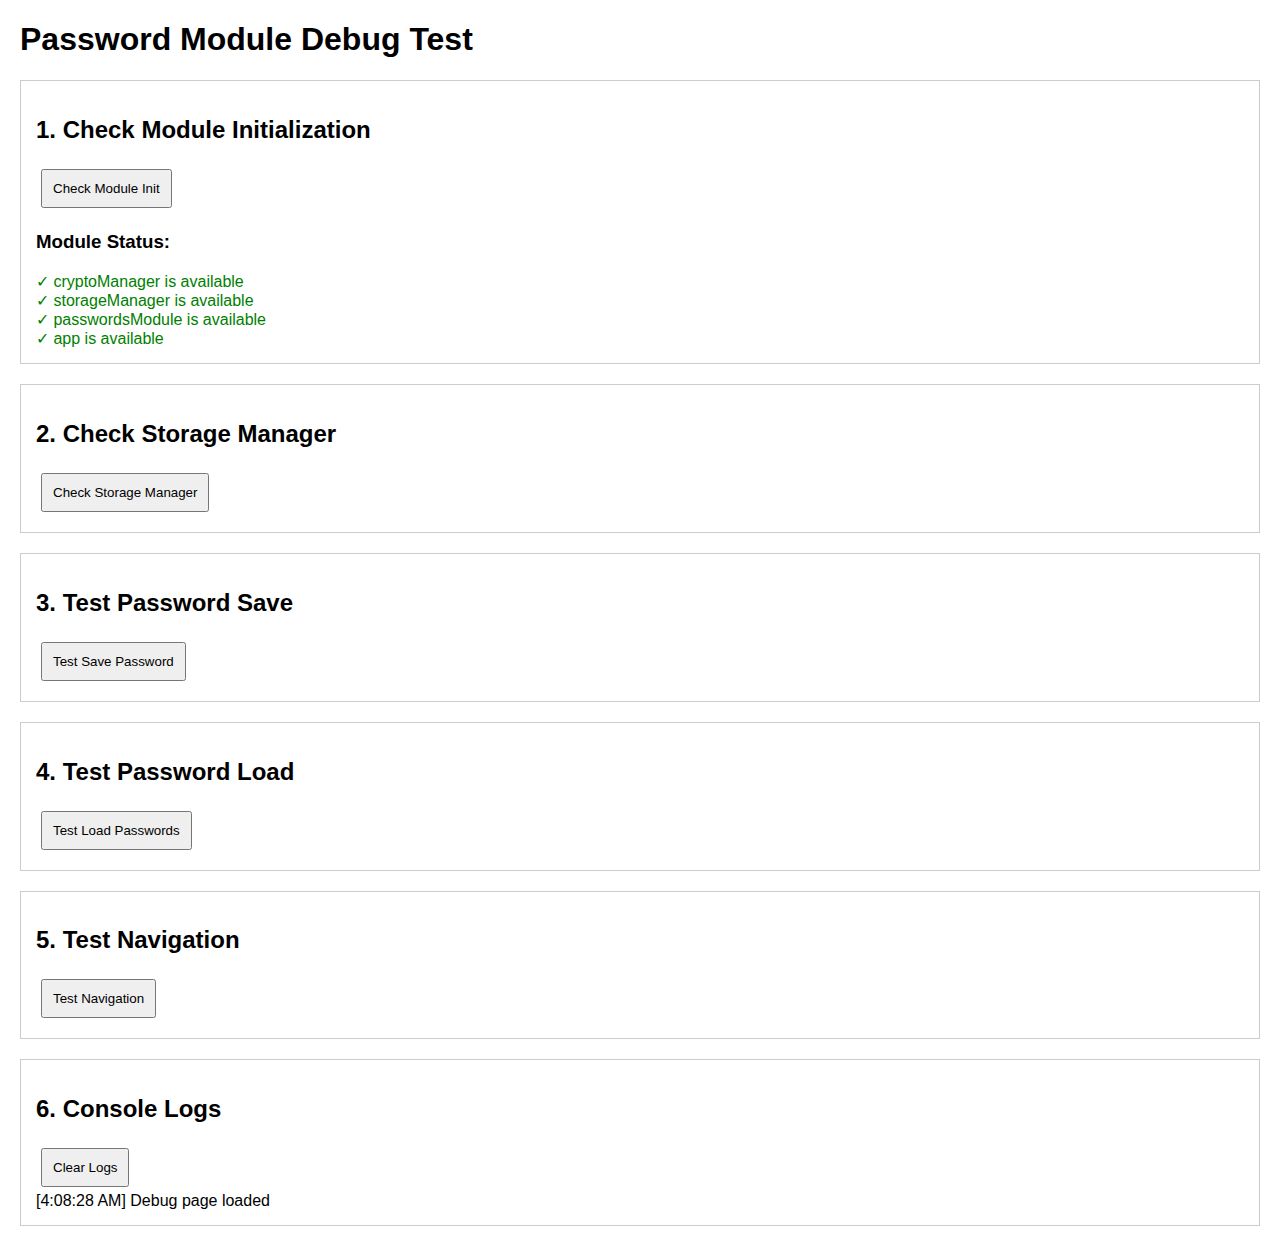
<file: debug-passwords.html>
<!DOCTYPE html>
<html lang="en">
<head>
    <meta charset="UTF-8">
    <meta name="viewport" content="width=device-width, initial-scale=1.0">
    <title>Password Debug Test</title>
    <style>
        body { font-family: Arial, sans-serif; margin: 20px; }
        .debug-section { margin: 20px 0; padding: 15px; border: 1px solid #ccc; }
        .error { color: red; }
        .success { color: green; }
        .info { color: blue; }
        button { margin: 5px; padding: 10px; }
        pre { background: #f5f5f5; padding: 10px; overflow-x: auto; }
    </style>
</head>
<body>
    <h1>Password Module Debug Test</h1>
    
    <div class="debug-section">
        <h2>1. Check Module Initialization</h2>
        <button onclick="checkModuleInit()">Check Module Init</button>
        <div id="moduleInitResult"></div>
    </div>
    
    <div class="debug-section">
        <h2>2. Check Storage Manager</h2>
        <button onclick="checkStorageManager()">Check Storage Manager</button>
        <div id="storageResult"></div>
    </div>
    
    <div class="debug-section">
        <h2>3. Test Password Save</h2>
        <button onclick="testPasswordSave()">Test Save Password</button>
        <div id="saveResult"></div>
    </div>
    
    <div class="debug-section">
        <h2>4. Test Password Load</h2>
        <button onclick="testPasswordLoad()">Test Load Passwords</button>
        <div id="loadResult"></div>
    </div>
    
    <div class="debug-section">
        <h2>5. Test Navigation</h2>
        <button onclick="testNavigation()">Test Navigation</button>
        <div id="navResult"></div>
    </div>
    
    <div class="debug-section">
        <h2>6. Console Logs</h2>
        <button onclick="clearLogs()">Clear Logs</button>
        <div id="consoleLogs"></div>
    </div>

    <script src="js/crypto.js"></script>
    <script src="js/storage.js"></script>
    <script src="js/simple-auth.js"></script>
    <script src="js/passwords.js"></script>
    <script src="js/app.js"></script>
    
    <script>
        // Override console.log to capture logs
        const originalLog = console.log;
        const originalError = console.error;
        const logs = [];
        
        console.log = function(...args) {
            logs.push({ type: 'log', args, timestamp: new Date() });
            originalLog.apply(console, args);
            updateLogDisplay();
        };
        
        console.error = function(...args) {
            logs.push({ type: 'error', args, timestamp: new Date() });
            originalError.apply(console, args);
            updateLogDisplay();
        };
        
        function updateLogDisplay() {
            const container = document.getElementById('consoleLogs');
            container.innerHTML = logs.map(log => 
                `<div class="${log.type}">[${log.timestamp.toLocaleTimeString()}] ${log.args.join(' ')}</div>`
            ).join('');
        }
        
        function clearLogs() {
            logs.length = 0;
            updateLogDisplay();
        }
        
        async function checkModuleInit() {
            const result = document.getElementById('moduleInitResult');
            result.innerHTML = '';
            
            try {
                // Check if modules are available
                const checks = [
                    { name: 'cryptoManager', obj: window.cryptoManager },
                    { name: 'storageManager', obj: window.storageManager },
                    { name: 'passwordsModule', obj: window.passwordsModule },
                    { name: 'app', obj: window.app }
                ];
                
                let html = '<h3>Module Status:</h3>';
                checks.forEach(check => {
                    if (check.obj) {
                        html += `<div class="success">✓ ${check.name} is available</div>`;
                    } else {
                        html += `<div class="error">✗ ${check.name} is NOT available</div>`;
                    }
                });
                
                result.innerHTML = html;
            } catch (error) {
                result.innerHTML = `<div class="error">Error: ${error.message}</div>`;
            }
        }
        
        async function checkStorageManager() {
            const result = document.getElementById('storageResult');
            result.innerHTML = '';
            
            try {
                // Create a test user
                const testUser = {
                    id: 'test-user-123',
                    email: 'test@example.com',
                    displayName: 'Test User'
                };
                
                // Set current user
                window.storageManager.setCurrentUser(testUser);
                
                const html = `
                    <div class="success">✓ Storage manager initialized</div>
                    <div class="info">Current user: ${testUser.email}</div>
                    <div class="info">Storage key: ${window.storageManager.getUserStorageKey()}</div>
                `;
                
                result.innerHTML = html;
            } catch (error) {
                result.innerHTML = `<div class="error">Error: ${error.message}</div>`;
            }
        }
        
        async function testPasswordSave() {
            const result = document.getElementById('saveResult');
            result.innerHTML = '';
            
            try {
                const testPassword = {
                    website: 'test-website.com',
                    username: 'testuser',
                    password: 'testpassword123',
                    category: 'personal',
                    notes: 'Test password for debugging'
                };
                
                const savedPassword = await window.storageManager.saveItem('passwords', testPassword);
                
                result.innerHTML = `
                    <div class="success">✓ Password saved successfully</div>
                    <div class="info">ID: ${savedPassword.id}</div>
                    <div class="info">Website: ${savedPassword.website}</div>
                    <pre>${JSON.stringify(savedPassword, null, 2)}</pre>
                `;
            } catch (error) {
                result.innerHTML = `<div class="error">Error saving password: ${error.message}</div>`;
            }
        }
        
        async function testPasswordLoad() {
            const result = document.getElementById('loadResult');
            result.innerHTML = '';
            
            try {
                const passwords = await window.storageManager.loadData('passwords');
                
                result.innerHTML = `
                    <div class="success">✓ Passwords loaded successfully</div>
                    <div class="info">Count: ${passwords.length}</div>
                    <pre>${JSON.stringify(passwords, null, 2)}</pre>
                `;
            } catch (error) {
                result.innerHTML = `<div class="error">Error loading passwords: ${error.message}</div>`;
            }
        }
        
        async function testNavigation() {
            const result = document.getElementById('navResult');
            result.innerHTML = '';
            
            try {
                // Test if app navigation works
                if (window.app && window.app.switchModule) {
                    window.app.switchModule('passwords');
                    result.innerHTML = `
                        <div class="success">✓ Navigation function called</div>
                        <div class="info">Current module: ${window.app.currentModule}</div>
                    `;
                } else {
                    result.innerHTML = `<div class="error">✗ App navigation not available</div>`;
                }
            } catch (error) {
                result.innerHTML = `<div class="error">Error testing navigation: ${error.message}</div>`;
            }
        }
        
        // Initialize when page loads
        document.addEventListener('DOMContentLoaded', function() {
            console.log('Debug page loaded');
            checkModuleInit();
        });
    </script>
</body>
</html>
</file>
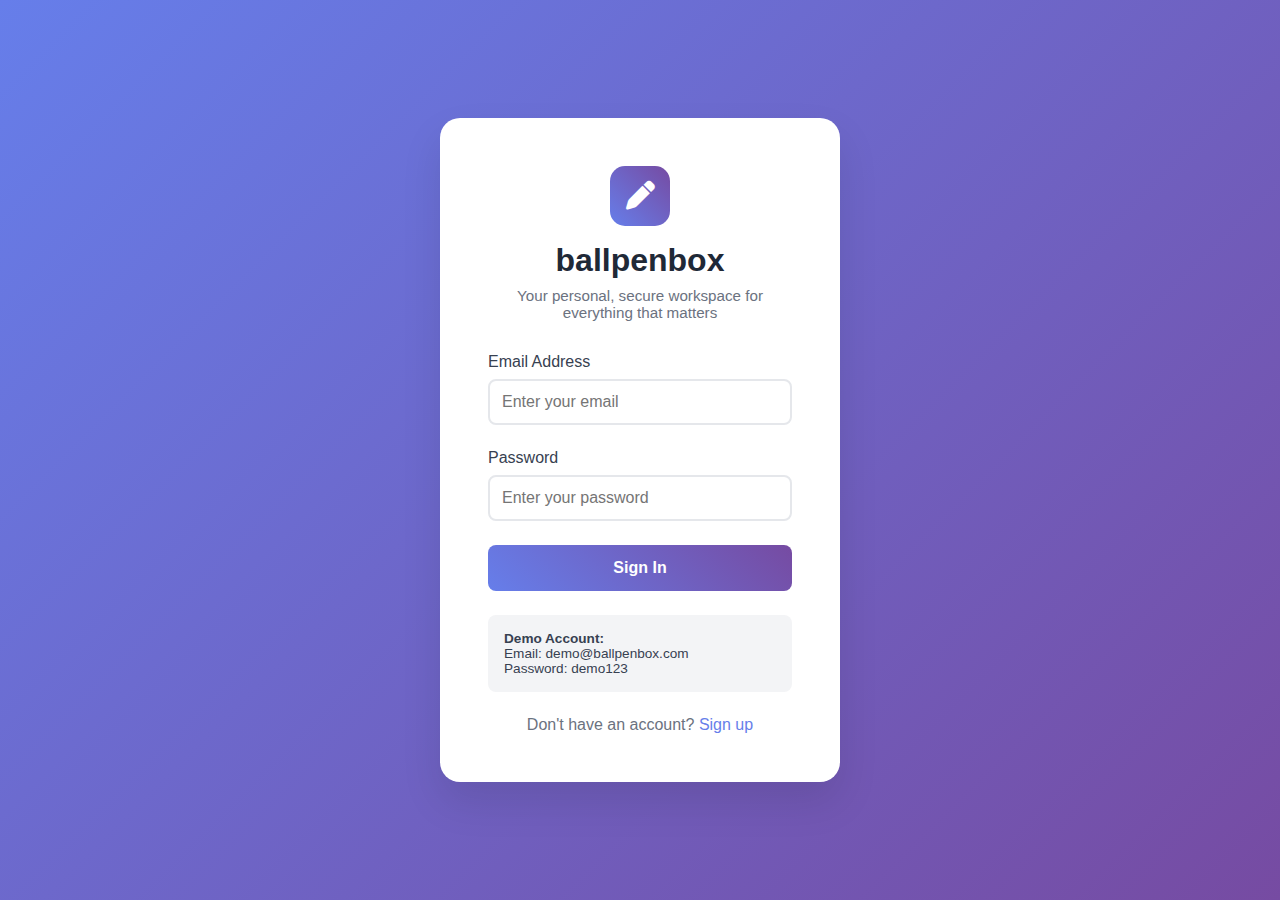
<file: design-preview-option1.html>
<!DOCTYPE html>
<html lang="en">
<head>
    <meta charset="UTF-8">
    <meta name="viewport" content="width=device-width, initial-scale=1.0">
    <title>Ballpenbox - Option 1: Minimalist Login-First</title>
    <link href="https://cdnjs.cloudflare.com/ajax/libs/font-awesome/6.0.0/css/all.min.css" rel="stylesheet">
    <style>
        * {
            margin: 0;
            padding: 0;
            box-sizing: border-box;
        }
        
        body {
            font-family: -apple-system, BlinkMacSystemFont, 'Segoe UI', Roboto, sans-serif;
            background: linear-gradient(135deg, #667eea 0%, #764ba2 100%);
            min-height: 100vh;
            display: flex;
            align-items: center;
            justify-content: center;
            padding: 2rem;
        }
        
        .container {
            background: white;
            border-radius: 20px;
            box-shadow: 0 20px 40px rgba(0, 0, 0, 0.1);
            padding: 3rem;
            max-width: 400px;
            width: 100%;
            text-align: center;
        }
        
        .logo {
            margin-bottom: 2rem;
        }
        
        .logo-icon {
            width: 60px;
            height: 60px;
            background: linear-gradient(45deg, #667eea, #764ba2);
            border-radius: 15px;
            display: flex;
            align-items: center;
            justify-content: center;
            margin: 0 auto 1rem;
        }
        
        .logo-icon i {
            font-size: 1.8rem;
            color: white;
        }
        
        .app-name {
            font-size: 2rem;
            font-weight: 700;
            color: #1f2937;
            margin-bottom: 0.5rem;
        }
        
        .tagline {
            color: #6b7280;
            font-size: 0.95rem;
            margin-bottom: 2rem;
        }
        
        .login-form {
            text-align: left;
        }
        
        .form-group {
            margin-bottom: 1.5rem;
        }
        
        .form-label {
            display: block;
            margin-bottom: 0.5rem;
            font-weight: 500;
            color: #374151;
        }
        
        .form-input {
            width: 100%;
            padding: 0.75rem;
            border: 2px solid #e5e7eb;
            border-radius: 8px;
            font-size: 1rem;
            transition: border-color 0.3s;
        }
        
        .form-input:focus {
            outline: none;
            border-color: #667eea;
        }
        
        .login-btn {
            width: 100%;
            background: linear-gradient(45deg, #667eea, #764ba2);
            color: white;
            border: none;
            padding: 0.875rem;
            border-radius: 8px;
            font-size: 1rem;
            font-weight: 600;
            cursor: pointer;
            transition: transform 0.2s;
        }
        
        .login-btn:hover {
            transform: translateY(-2px);
        }
        
        .demo-info {
            background: #f3f4f6;
            padding: 1rem;
            border-radius: 8px;
            margin: 1.5rem 0;
            font-size: 0.85rem;
            color: #374151;
        }
        
        .register-link {
            margin-top: 1.5rem;
            color: #6b7280;
        }
        
        .register-link a {
            color: #667eea;
            text-decoration: none;
            font-weight: 500;
        }
        
        @media (max-width: 480px) {
            .container {
                padding: 2rem;
                margin: 1rem;
            }
            
            .app-name {
                font-size: 1.75rem;
            }
        }
    </style>
</head>
<body>
    <div class="container">
        <div class="logo">
            <div class="logo-icon">
                <i class="fas fa-pen"></i>
            </div>
            <h1 class="app-name">ballpenbox</h1>
            <p class="tagline">Your personal, secure workspace for everything that matters</p>
        </div>
        
        <form class="login-form">
            <div class="form-group">
                <label class="form-label">Email Address</label>
                <input type="email" class="form-input" placeholder="Enter your email" required>
            </div>
            
            <div class="form-group">
                <label class="form-label">Password</label>
                <input type="password" class="form-input" placeholder="Enter your password" required>
            </div>
            
            <button type="submit" class="login-btn">Sign In</button>
            
            <div class="demo-info">
                <strong>Demo Account:</strong><br>
                Email: demo@ballpenbox.com<br>
                Password: demo123
            </div>
        </form>
        
        <div class="register-link">
            Don't have an account? <a href="#">Sign up</a>
        </div>
    </div>
</body>
</html>
</file>
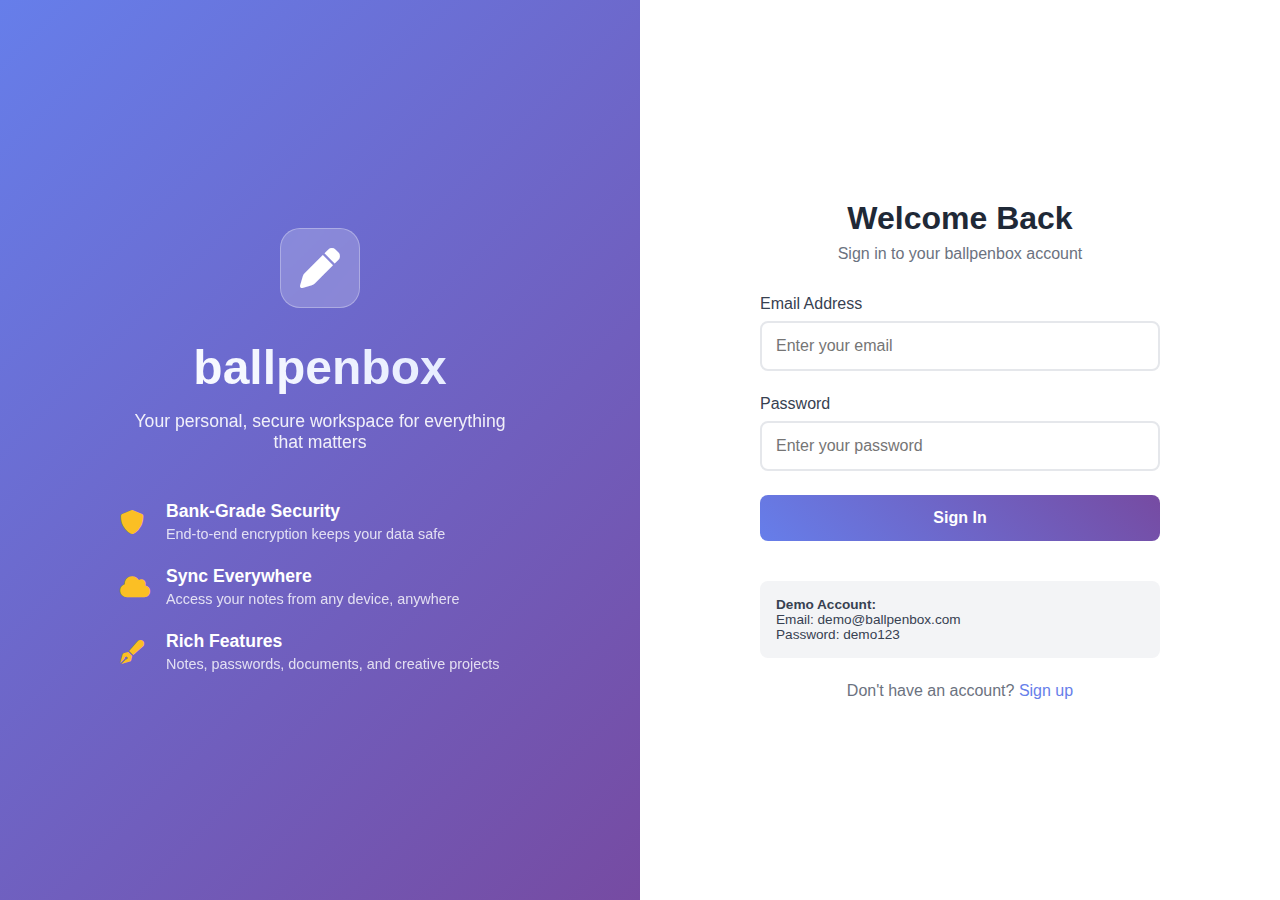
<file: design-preview-option2.html>
<!DOCTYPE html>
<html lang="en">
<head>
    <meta charset="UTF-8">
    <meta name="viewport" content="width=device-width, initial-scale=1.0">
    <title>Ballpenbox - Option 2: Split-Screen Modern</title>
    <link href="https://cdnjs.cloudflare.com/ajax/libs/font-awesome/6.0.0/css/all.min.css" rel="stylesheet">
    <style>
        * {
            margin: 0;
            padding: 0;
            box-sizing: border-box;
        }
        
        body {
            font-family: -apple-system, BlinkMacSystemFont, 'Segoe UI', Roboto, sans-serif;
            min-height: 100vh;
            overflow: hidden;
        }
        
        .split-container {
            display: grid;
            grid-template-columns: 1fr 1fr;
            min-height: 100vh;
        }
        
        .left-side {
            background: linear-gradient(135deg, #667eea 0%, #764ba2 100%);
            display: flex;
            align-items: center;
            justify-content: center;
            padding: 3rem;
            color: white;
        }
        
        .right-side {
            background: white;
            display: flex;
            align-items: center;
            justify-content: center;
            padding: 3rem;
        }
        
        .branding-content {
            max-width: 400px;
            text-align: center;
        }
        
        .logo-icon {
            width: 80px;
            height: 80px;
            background: rgba(255, 255, 255, 0.2);
            border-radius: 20px;
            display: flex;
            align-items: center;
            justify-content: center;
            margin: 0 auto 2rem;
            backdrop-filter: blur(10px);
            border: 1px solid rgba(255, 255, 255, 0.3);
        }
        
        .logo-icon i {
            font-size: 2.5rem;
            color: white;
        }
        
        .app-name {
            font-size: 3rem;
            font-weight: 700;
            margin-bottom: 1rem;
            background: linear-gradient(45deg, #fff, #e0e7ff);
            -webkit-background-clip: text;
            -webkit-text-fill-color: transparent;
            background-clip: text;
        }
        
        .tagline {
            font-size: 1.1rem;
            opacity: 0.9;
            margin-bottom: 3rem;
            font-weight: 300;
        }
        
        .features {
            display: flex;
            flex-direction: column;
            gap: 1.5rem;
        }
        
        .feature {
            display: flex;
            align-items: center;
            gap: 1rem;
            text-align: left;
        }
        
        .feature i {
            font-size: 1.5rem;
            color: #fbbf24;
            width: 30px;
        }
        
        .feature-text h3 {
            font-size: 1.1rem;
            margin-bottom: 0.25rem;
        }
        
        .feature-text p {
            opacity: 0.8;
            font-size: 0.9rem;
        }
        
        .login-container {
            max-width: 400px;
            width: 100%;
        }
        
        .login-header {
            text-align: center;
            margin-bottom: 2rem;
        }
        
        .login-header h2 {
            font-size: 2rem;
            color: #1f2937;
            margin-bottom: 0.5rem;
        }
        
        .login-header p {
            color: #6b7280;
        }
        
        .form-group {
            margin-bottom: 1.5rem;
        }
        
        .form-label {
            display: block;
            margin-bottom: 0.5rem;
            font-weight: 500;
            color: #374151;
        }
        
        .form-input {
            width: 100%;
            padding: 0.875rem;
            border: 2px solid #e5e7eb;
            border-radius: 8px;
            font-size: 1rem;
            transition: border-color 0.3s;
        }
        
        .form-input:focus {
            outline: none;
            border-color: #667eea;
        }
        
        .login-btn {
            width: 100%;
            background: linear-gradient(45deg, #667eea, #764ba2);
            color: white;
            border: none;
            padding: 0.875rem;
            border-radius: 8px;
            font-size: 1rem;
            font-weight: 600;
            cursor: pointer;
            transition: transform 0.2s;
            margin-bottom: 1rem;
        }
        
        .login-btn:hover {
            transform: translateY(-2px);
        }
        
        .demo-info {
            background: #f3f4f6;
            padding: 1rem;
            border-radius: 8px;
            margin: 1.5rem 0;
            font-size: 0.85rem;
            color: #374151;
        }
        
        .register-link {
            text-align: center;
            color: #6b7280;
        }
        
        .register-link a {
            color: #667eea;
            text-decoration: none;
            font-weight: 500;
        }
        
        @media (max-width: 768px) {
            .split-container {
                grid-template-columns: 1fr;
                min-height: auto;
            }
            
            .left-side {
                padding: 2rem;
                min-height: 50vh;
            }
            
            .right-side {
                padding: 2rem;
                min-height: 50vh;
            }
            
            .app-name {
                font-size: 2.5rem;
            }
            
            .features {
                gap: 1rem;
            }
        }
    </style>
</head>
<body>
    <div class="split-container">
        <div class="left-side">
            <div class="branding-content">
                <div class="logo-icon">
                    <i class="fas fa-pen"></i>
                </div>
                <h1 class="app-name">ballpenbox</h1>
                <p class="tagline">Your personal, secure workspace for everything that matters</p>
                
                <div class="features">
                    <div class="feature">
                        <i class="fas fa-shield-alt"></i>
                        <div class="feature-text">
                            <h3>Bank-Grade Security</h3>
                            <p>End-to-end encryption keeps your data safe</p>
                        </div>
                    </div>
                    <div class="feature">
                        <i class="fas fa-cloud"></i>
                        <div class="feature-text">
                            <h3>Sync Everywhere</h3>
                            <p>Access your notes from any device, anywhere</p>
                        </div>
                    </div>
                    <div class="feature">
                        <i class="fas fa-pen-fancy"></i>
                        <div class="feature-text">
                            <h3>Rich Features</h3>
                            <p>Notes, passwords, documents, and creative projects</p>
                        </div>
                    </div>
                </div>
            </div>
        </div>
        
        <div class="right-side">
            <div class="login-container">
                <div class="login-header">
                    <h2>Welcome Back</h2>
                    <p>Sign in to your ballpenbox account</p>
                </div>
                
                <form>
                    <div class="form-group">
                        <label class="form-label">Email Address</label>
                        <input type="email" class="form-input" placeholder="Enter your email" required>
                    </div>
                    
                    <div class="form-group">
                        <label class="form-label">Password</label>
                        <input type="password" class="form-input" placeholder="Enter your password" required>
                    </div>
                    
                    <button type="submit" class="login-btn">Sign In</button>
                    
                    <div class="demo-info">
                        <strong>Demo Account:</strong><br>
                        Email: demo@ballpenbox.com<br>
                        Password: demo123
                    </div>
                </form>
                
                <div class="register-link">
                    Don't have an account? <a href="#">Sign up</a>
                </div>
            </div>
        </div>
    </div>
</body>
</html>
</file>
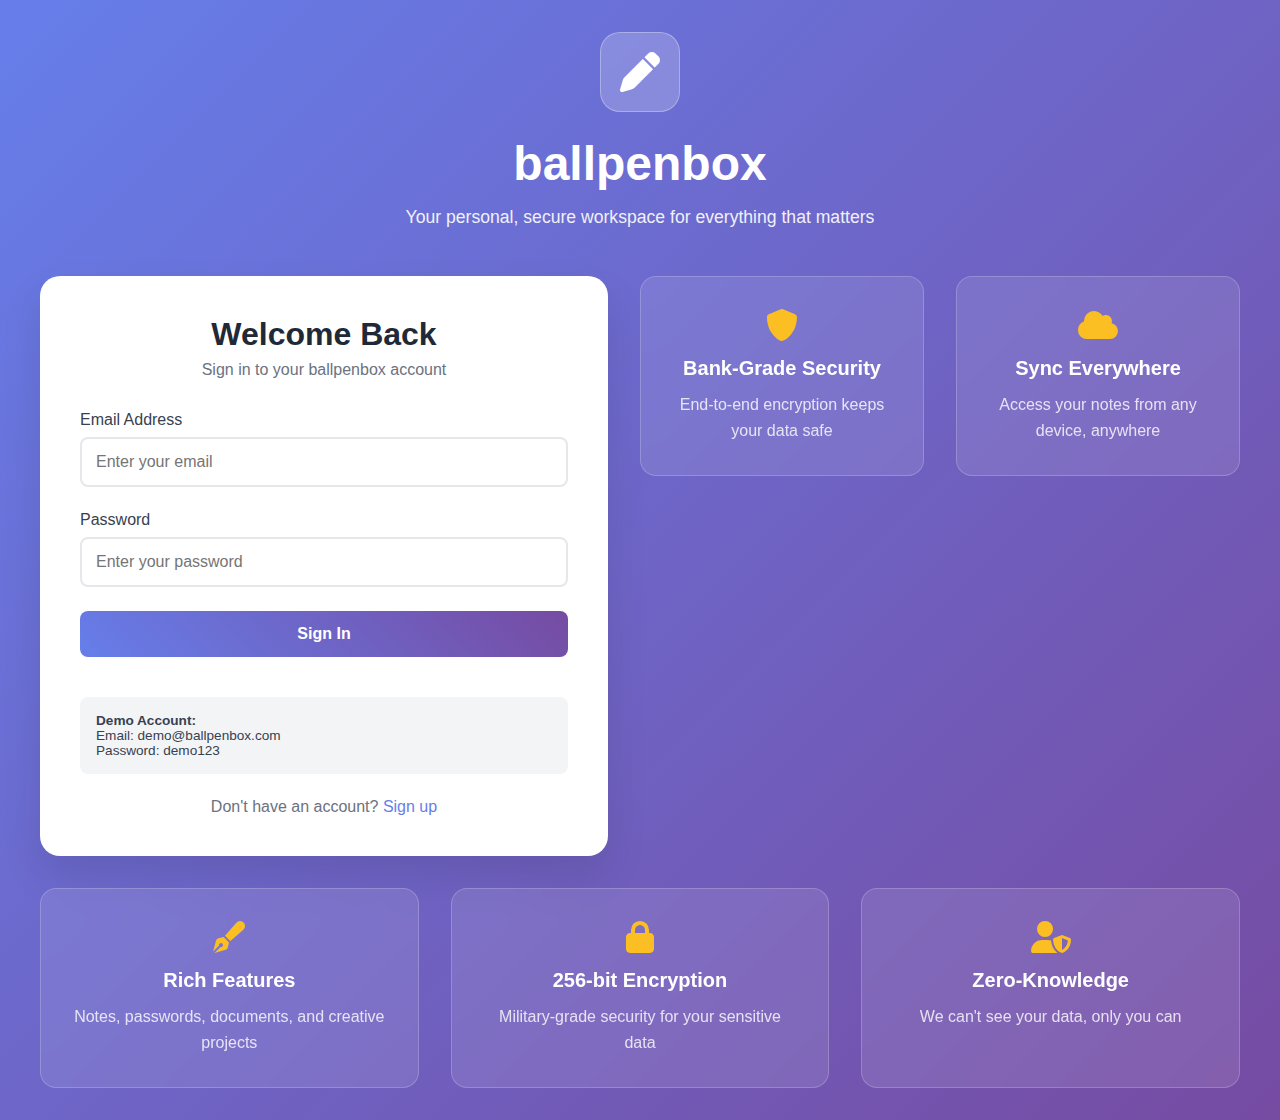
<file: design-preview-option3.html>
<!DOCTYPE html>
<html lang="en">
<head>
    <meta charset="UTF-8">
    <meta name="viewport" content="width=device-width, initial-scale=1.0">
    <title>Ballpenbox - Option 3: Card-Based Landing</title>
    <link href="https://cdnjs.cloudflare.com/ajax/libs/font-awesome/6.0.0/css/all.min.css" rel="stylesheet">
    <style>
        * {
            margin: 0;
            padding: 0;
            box-sizing: border-box;
        }
        
        body {
            font-family: -apple-system, BlinkMacSystemFont, 'Segoe UI', Roboto, sans-serif;
            background: linear-gradient(135deg, #667eea 0%, #764ba2 100%);
            min-height: 100vh;
            padding: 2rem;
        }
        
        .container {
            max-width: 1200px;
            margin: 0 auto;
        }
        
        .header {
            text-align: center;
            margin-bottom: 3rem;
            color: white;
        }
        
        .logo-icon {
            width: 80px;
            height: 80px;
            background: rgba(255, 255, 255, 0.2);
            border-radius: 20px;
            display: flex;
            align-items: center;
            justify-content: center;
            margin: 0 auto 1.5rem;
            backdrop-filter: blur(10px);
            border: 1px solid rgba(255, 255, 255, 0.3);
        }
        
        .logo-icon i {
            font-size: 2.5rem;
            color: white;
        }
        
        .app-name {
            font-size: 3rem;
            font-weight: 700;
            margin-bottom: 1rem;
        }
        
        .tagline {
            font-size: 1.1rem;
            opacity: 0.9;
            font-weight: 300;
        }
        
        .cards-grid {
            display: grid;
            grid-template-columns: 2fr 1fr 1fr;
            gap: 2rem;
            margin-bottom: 2rem;
        }
        
        .login-card {
            background: white;
            border-radius: 20px;
            padding: 2.5rem;
            box-shadow: 0 20px 40px rgba(0, 0, 0, 0.1);
            grid-row: span 2;
        }
        
        .feature-card {
            background: rgba(255, 255, 255, 0.1);
            backdrop-filter: blur(10px);
            border: 1px solid rgba(255, 255, 255, 0.2);
            border-radius: 16px;
            padding: 2rem;
            text-align: center;
            color: white;
            transition: transform 0.3s ease;
        }
        
        .feature-card:hover {
            transform: translateY(-5px);
        }
        
        .feature-card i {
            font-size: 2rem;
            margin-bottom: 1rem;
            color: #fbbf24;
        }
        
        .feature-card h3 {
            font-size: 1.25rem;
            margin-bottom: 0.75rem;
        }
        
        .feature-card p {
            opacity: 0.8;
            line-height: 1.6;
        }
        
        .login-header {
            text-align: center;
            margin-bottom: 2rem;
        }
        
        .login-header h2 {
            font-size: 2rem;
            color: #1f2937;
            margin-bottom: 0.5rem;
        }
        
        .login-header p {
            color: #6b7280;
        }
        
        .form-group {
            margin-bottom: 1.5rem;
        }
        
        .form-label {
            display: block;
            margin-bottom: 0.5rem;
            font-weight: 500;
            color: #374151;
        }
        
        .form-input {
            width: 100%;
            padding: 0.875rem;
            border: 2px solid #e5e7eb;
            border-radius: 8px;
            font-size: 1rem;
            transition: border-color 0.3s;
        }
        
        .form-input:focus {
            outline: none;
            border-color: #667eea;
        }
        
        .login-btn {
            width: 100%;
            background: linear-gradient(45deg, #667eea, #764ba2);
            color: white;
            border: none;
            padding: 0.875rem;
            border-radius: 8px;
            font-size: 1rem;
            font-weight: 600;
            cursor: pointer;
            transition: transform 0.2s;
            margin-bottom: 1rem;
        }
        
        .login-btn:hover {
            transform: translateY(-2px);
        }
        
        .demo-info {
            background: #f3f4f6;
            padding: 1rem;
            border-radius: 8px;
            margin: 1.5rem 0;
            font-size: 0.85rem;
            color: #374151;
        }
        
        .register-link {
            text-align: center;
            color: #6b7280;
        }
        
        .register-link a {
            color: #667eea;
            text-decoration: none;
            font-weight: 500;
        }
        
        .bottom-cards {
            display: grid;
            grid-template-columns: repeat(3, 1fr);
            gap: 2rem;
        }
        
        @media (max-width: 768px) {
            .cards-grid {
                grid-template-columns: 1fr;
                gap: 1.5rem;
            }
            
            .login-card {
                grid-row: span 1;
            }
            
            .bottom-cards {
                grid-template-columns: 1fr;
            }
            
            .app-name {
                font-size: 2.5rem;
            }
            
            .container {
                padding: 1rem;
            }
        }
    </style>
</head>
<body>
    <div class="container">
        <div class="header">
            <div class="logo-icon">
                <i class="fas fa-pen"></i>
            </div>
            <h1 class="app-name">ballpenbox</h1>
            <p class="tagline">Your personal, secure workspace for everything that matters</p>
        </div>
        
        <div class="cards-grid">
            <div class="login-card">
                <div class="login-header">
                    <h2>Welcome Back</h2>
                    <p>Sign in to your ballpenbox account</p>
                </div>
                
                <form>
                    <div class="form-group">
                        <label class="form-label">Email Address</label>
                        <input type="email" class="form-input" placeholder="Enter your email" required>
                    </div>
                    
                    <div class="form-group">
                        <label class="form-label">Password</label>
                        <input type="password" class="form-input" placeholder="Enter your password" required>
                    </div>
                    
                    <button type="submit" class="login-btn">Sign In</button>
                    
                    <div class="demo-info">
                        <strong>Demo Account:</strong><br>
                        Email: demo@ballpenbox.com<br>
                        Password: demo123
                    </div>
                </form>
                
                <div class="register-link">
                    Don't have an account? <a href="#">Sign up</a>
                </div>
            </div>
            
            <div class="feature-card">
                <i class="fas fa-shield-alt"></i>
                <h3>Bank-Grade Security</h3>
                <p>End-to-end encryption keeps your data safe</p>
            </div>
            
            <div class="feature-card">
                <i class="fas fa-cloud"></i>
                <h3>Sync Everywhere</h3>
                <p>Access your notes from any device, anywhere</p>
            </div>
        </div>
        
        <div class="bottom-cards">
            <div class="feature-card">
                <i class="fas fa-pen-fancy"></i>
                <h3>Rich Features</h3>
                <p>Notes, passwords, documents, and creative projects</p>
            </div>
            
            <div class="feature-card">
                <i class="fas fa-lock"></i>
                <h3>256-bit Encryption</h3>
                <p>Military-grade security for your sensitive data</p>
            </div>
            
            <div class="feature-card">
                <i class="fas fa-user-shield"></i>
                <h3>Zero-Knowledge</h3>
                <p>We can't see your data, only you can</p>
            </div>
        </div>
    </div>
</body>
</html>
</file>
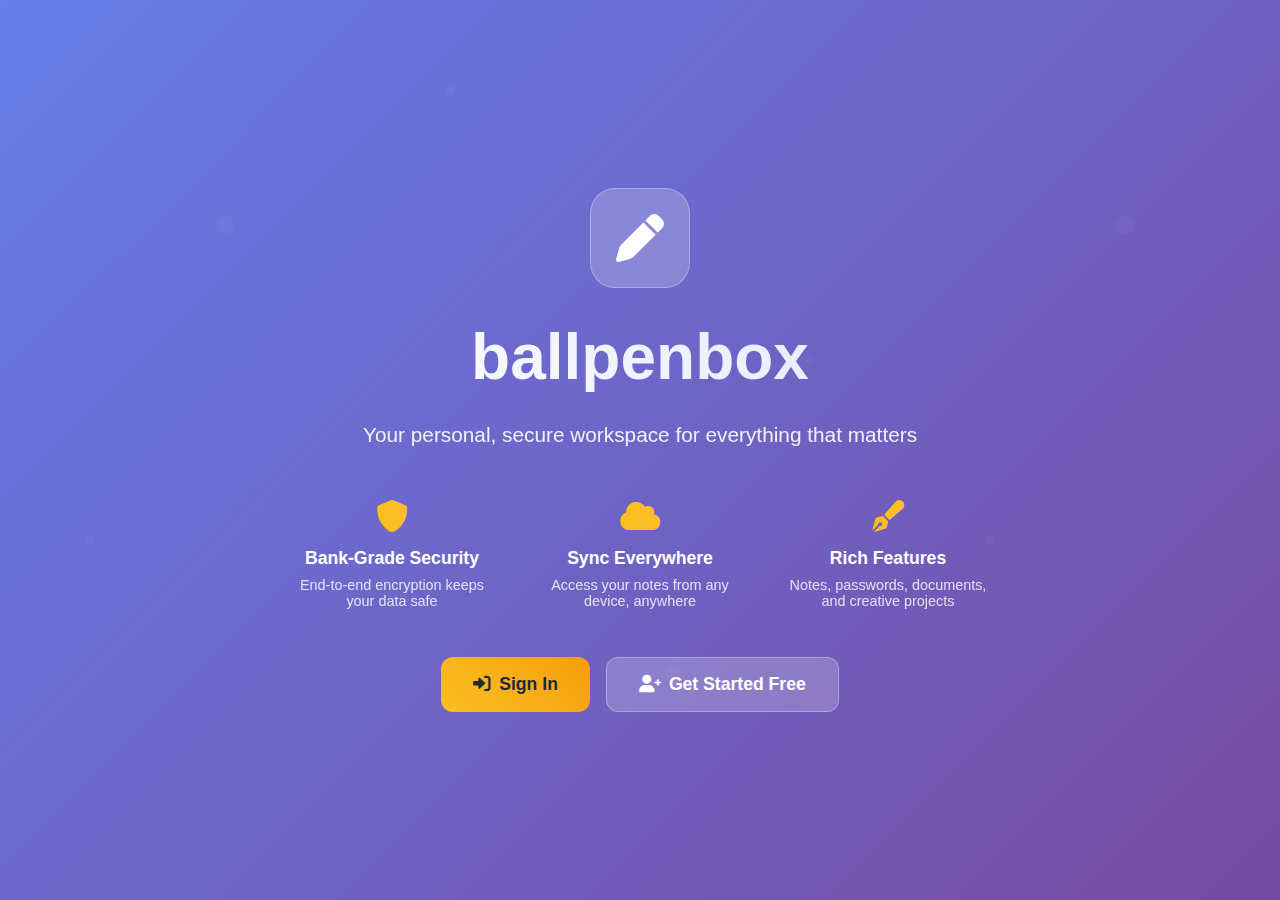
<file: design-preview-option4.html>
<!DOCTYPE html>
<html lang="en">
<head>
    <meta charset="UTF-8">
    <meta name="viewport" content="width=device-width, initial-scale=1.0">
    <title>Ballpenbox - Option 4: Hero Section with Login Overlay</title>
    <link href="https://cdnjs.cloudflare.com/ajax/libs/font-awesome/6.0.0/css/all.min.css" rel="stylesheet">
    <style>
        * {
            margin: 0;
            padding: 0;
            box-sizing: border-box;
        }
        
        body {
            font-family: -apple-system, BlinkMacSystemFont, 'Segoe UI', Roboto, sans-serif;
            min-height: 100vh;
            overflow-x: hidden;
        }
        
        .hero-section {
            min-height: 100vh;
            background: linear-gradient(135deg, #667eea 0%, #764ba2 100%);
            display: flex;
            align-items: center;
            justify-content: center;
            position: relative;
            overflow: hidden;
        }
        
        .hero-background {
            position: absolute;
            top: 0;
            left: 0;
            width: 100%;
            height: 100%;
            background: url('data:image/svg+xml,<svg xmlns="http://www.w3.org/2000/svg" viewBox="0 0 100 100"><defs><pattern id="grain" width="100" height="100" patternUnits="userSpaceOnUse"><circle cx="25" cy="25" r="1" fill="rgba(255,255,255,0.1)"/><circle cx="75" cy="75" r="1" fill="rgba(255,255,255,0.1)"/><circle cx="50" cy="10" r="0.5" fill="rgba(255,255,255,0.1)"/><circle cx="10" cy="60" r="0.5" fill="rgba(255,255,255,0.1)"/><circle cx="90" cy="40" r="0.5" fill="rgba(255,255,255,0.1)"/></pattern></defs><rect width="100" height="100" fill="url(%23grain)"/></svg>');
            opacity: 0.3;
        }
        
        .hero-content {
            text-align: center;
            color: white;
            z-index: 2;
            position: relative;
            max-width: 800px;
            padding: 2rem;
        }
        
        .logo-icon {
            width: 100px;
            height: 100px;
            background: rgba(255, 255, 255, 0.2);
            border-radius: 25px;
            display: flex;
            align-items: center;
            justify-content: center;
            margin: 0 auto 2rem;
            backdrop-filter: blur(10px);
            border: 1px solid rgba(255, 255, 255, 0.3);
            animation: float 6s ease-in-out infinite;
        }
        
        @keyframes float {
            0%, 100% { transform: translateY(0px); }
            50% { transform: translateY(-10px); }
        }
        
        .logo-icon i {
            font-size: 3rem;
            color: white;
        }
        
        .app-name {
            font-size: 4rem;
            font-weight: 700;
            margin-bottom: 1.5rem;
            background: linear-gradient(45deg, #fff, #e0e7ff);
            -webkit-background-clip: text;
            -webkit-text-fill-color: transparent;
            background-clip: text;
        }
        
        .tagline {
            font-size: 1.3rem;
            opacity: 0.9;
            margin-bottom: 3rem;
            font-weight: 300;
            line-height: 1.6;
        }
        
        .hero-features {
            display: flex;
            justify-content: center;
            gap: 3rem;
            margin-bottom: 3rem;
            flex-wrap: wrap;
        }
        
        .hero-feature {
            text-align: center;
            max-width: 200px;
        }
        
        .hero-feature i {
            font-size: 2rem;
            color: #fbbf24;
            margin-bottom: 1rem;
        }
        
        .hero-feature h3 {
            font-size: 1.1rem;
            margin-bottom: 0.5rem;
        }
        
        .hero-feature p {
            opacity: 0.8;
            font-size: 0.9rem;
        }
        
        .cta-buttons {
            display: flex;
            gap: 1rem;
            justify-content: center;
            flex-wrap: wrap;
        }
        
        .btn-primary {
            background: linear-gradient(45deg, #fbbf24, #f59e0b);
            color: #1f2937;
            border: none;
            padding: 1rem 2rem;
            border-radius: 12px;
            font-size: 1.1rem;
            font-weight: 600;
            cursor: pointer;
            transition: all 0.3s ease;
            text-decoration: none;
            display: inline-flex;
            align-items: center;
            gap: 0.5rem;
        }
        
        .btn-primary:hover {
            transform: translateY(-2px);
            box-shadow: 0 8px 25px rgba(251, 191, 36, 0.5);
        }
        
        .btn-secondary {
            background: rgba(255, 255, 255, 0.2);
            color: white;
            border: 1px solid rgba(255, 255, 255, 0.3);
            padding: 1rem 2rem;
            border-radius: 12px;
            font-size: 1.1rem;
            font-weight: 600;
            cursor: pointer;
            transition: all 0.3s ease;
            text-decoration: none;
            display: inline-flex;
            align-items: center;
            gap: 0.5rem;
        }
        
        .btn-secondary:hover {
            background: rgba(255, 255, 255, 0.3);
            transform: translateY(-2px);
        }
        
        /* Login Modal */
        .login-modal {
            position: fixed;
            top: 0;
            left: 0;
            width: 100%;
            height: 100%;
            background: rgba(0, 0, 0, 0.5);
            display: none;
            align-items: center;
            justify-content: center;
            z-index: 1000;
            backdrop-filter: blur(5px);
        }
        
        .login-modal.active {
            display: flex;
        }
        
        .login-container {
            background: white;
            border-radius: 20px;
            padding: 3rem;
            max-width: 400px;
            width: 90%;
            box-shadow: 0 20px 40px rgba(0, 0, 0, 0.3);
            position: relative;
        }
        
        .modal-close {
            position: absolute;
            top: 1rem;
            right: 1rem;
            background: none;
            border: none;
            font-size: 1.5rem;
            color: #6b7280;
            cursor: pointer;
            padding: 0.5rem;
            border-radius: 50%;
            transition: background-color 0.3s;
        }
        
        .modal-close:hover {
            background: #f3f4f6;
        }
        
        .login-header {
            text-align: center;
            margin-bottom: 2rem;
        }
        
        .login-header h2 {
            font-size: 2rem;
            color: #1f2937;
            margin-bottom: 0.5rem;
        }
        
        .login-header p {
            color: #6b7280;
        }
        
        .form-group {
            margin-bottom: 1.5rem;
        }
        
        .form-label {
            display: block;
            margin-bottom: 0.5rem;
            font-weight: 500;
            color: #374151;
        }
        
        .form-input {
            width: 100%;
            padding: 0.875rem;
            border: 2px solid #e5e7eb;
            border-radius: 8px;
            font-size: 1rem;
            transition: border-color 0.3s;
        }
        
        .form-input:focus {
            outline: none;
            border-color: #667eea;
        }
        
        .login-btn {
            width: 100%;
            background: linear-gradient(45deg, #667eea, #764ba2);
            color: white;
            border: none;
            padding: 0.875rem;
            border-radius: 8px;
            font-size: 1rem;
            font-weight: 600;
            cursor: pointer;
            transition: transform 0.2s;
            margin-bottom: 1rem;
        }
        
        .login-btn:hover {
            transform: translateY(-2px);
        }
        
        .demo-info {
            background: #f3f4f6;
            padding: 1rem;
            border-radius: 8px;
            margin: 1.5rem 0;
            font-size: 0.85rem;
            color: #374151;
        }
        
        .register-link {
            text-align: center;
            color: #6b7280;
        }
        
        .register-link a {
            color: #667eea;
            text-decoration: none;
            font-weight: 500;
        }
        
        @media (max-width: 768px) {
            .app-name {
                font-size: 3rem;
            }
            
            .hero-features {
                gap: 2rem;
            }
            
            .cta-buttons {
                flex-direction: column;
                align-items: center;
            }
            
            .btn-primary,
            .btn-secondary {
                width: 100%;
                max-width: 300px;
                justify-content: center;
            }
        }
    </style>
</head>
<body>
    <div class="hero-section">
        <div class="hero-background"></div>
        
        <div class="hero-content">
            <div class="logo-icon">
                <i class="fas fa-pen"></i>
            </div>
            <h1 class="app-name">ballpenbox</h1>
            <p class="tagline">Your personal, secure workspace for everything that matters</p>
            
            <div class="hero-features">
                <div class="hero-feature">
                    <i class="fas fa-shield-alt"></i>
                    <h3>Bank-Grade Security</h3>
                    <p>End-to-end encryption keeps your data safe</p>
                </div>
                <div class="hero-feature">
                    <i class="fas fa-cloud"></i>
                    <h3>Sync Everywhere</h3>
                    <p>Access your notes from any device, anywhere</p>
                </div>
                <div class="hero-feature">
                    <i class="fas fa-pen-fancy"></i>
                    <h3>Rich Features</h3>
                    <p>Notes, passwords, documents, and creative projects</p>
                </div>
            </div>
            
            <div class="cta-buttons">
                <button class="btn-primary" onclick="showLoginModal()">
                    <i class="fas fa-sign-in-alt"></i>
                    Sign In
                </button>
                <a href="#" class="btn-secondary">
                    <i class="fas fa-user-plus"></i>
                    Get Started Free
                </a>
            </div>
        </div>
    </div>
    
    <!-- Login Modal -->
    <div class="login-modal" id="loginModal">
        <div class="login-container">
            <button class="modal-close" onclick="hideLoginModal()">
                <i class="fas fa-times"></i>
            </button>
            
            <div class="login-header">
                <h2>Welcome Back</h2>
                <p>Sign in to your ballpenbox account</p>
            </div>
            
            <form>
                <div class="form-group">
                    <label class="form-label">Email Address</label>
                    <input type="email" class="form-input" placeholder="Enter your email" required>
                </div>
                
                <div class="form-group">
                    <label class="form-label">Password</label>
                    <input type="password" class="form-input" placeholder="Enter your password" required>
                </div>
                
                <button type="submit" class="login-btn">Sign In</button>
                
                <div class="demo-info">
                    <strong>Demo Account:</strong><br>
                    Email: demo@ballpenbox.com<br>
                    Password: demo123
                </div>
            </form>
            
            <div class="register-link">
                Don't have an account? <a href="#">Sign up</a>
            </div>
        </div>
    </div>
    
    <script>
        function showLoginModal() {
            document.getElementById('loginModal').classList.add('active');
        }
        
        function hideLoginModal() {
            document.getElementById('loginModal').classList.remove('active');
        }
        
        // Close modal when clicking outside
        document.getElementById('loginModal').addEventListener('click', function(e) {
            if (e.target === this) {
                hideLoginModal();
            }
        });
    </script>
</body>
</html>
</file>
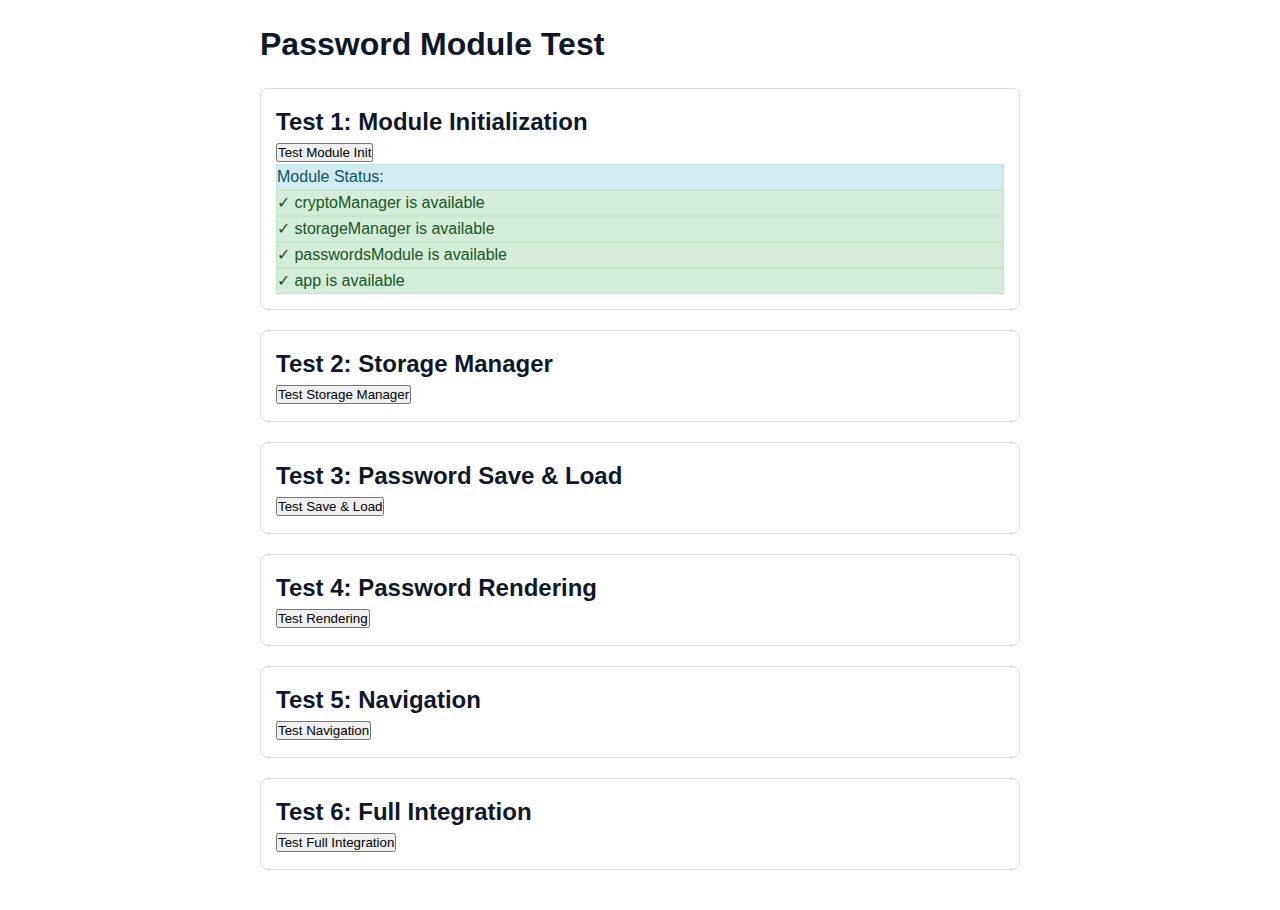
<file: test-passwords.html>
<!DOCTYPE html>
<html lang="en">
<head>
    <meta charset="UTF-8">
    <meta name="viewport" content="width=device-width, initial-scale=1.0">
    <title>Password Test</title>
    <link rel="stylesheet" href="styles.css">
    <link href="https://cdnjs.cloudflare.com/ajax/libs/font-awesome/6.0.0/css/all.min.css" rel="stylesheet">
    <style>
        .test-container { max-width: 800px; margin: 0 auto; padding: 20px; }
        .test-section { margin: 20px 0; padding: 15px; border: 1px solid #ddd; border-radius: 8px; }
        .test-result { margin-top: 10px; padding: 10px; border-radius: 4px; }
        .test-success { background: #d4edda; color: #155724; border: 1px solid #c3e6cb; }
        .test-error { background: #f8d7da; color: #721c24; border: 1px solid #f5c6cb; }
        .test-info { background: #d1ecf1; color: #0c5460; border: 1px solid #bee5eb; }
    </style>
</head>
<body>
    <div class="test-container">
        <h1>Password Module Test</h1>
        
        <div class="test-section">
            <h2>Test 1: Module Initialization</h2>
            <button onclick="testModuleInit()">Test Module Init</button>
            <div id="moduleTestResult"></div>
        </div>
        
        <div class="test-section">
            <h2>Test 2: Storage Manager</h2>
            <button onclick="testStorageManager()">Test Storage Manager</button>
            <div id="storageTestResult"></div>
        </div>
        
        <div class="test-section">
            <h2>Test 3: Password Save & Load</h2>
            <button onclick="testPasswordSaveLoad()">Test Save & Load</button>
            <div id="saveLoadTestResult"></div>
        </div>
        
        <div class="test-section">
            <h2>Test 4: Password Rendering</h2>
            <button onclick="testPasswordRendering()">Test Rendering</button>
            <div id="renderTestResult"></div>
        </div>
        
        <div class="test-section">
            <h2>Test 5: Navigation</h2>
            <button onclick="testNavigation()">Test Navigation</button>
            <div id="navTestResult"></div>
        </div>
        
        <div class="test-section">
            <h2>Test 6: Full Integration</h2>
            <button onclick="testFullIntegration()">Test Full Integration</button>
            <div id="integrationTestResult"></div>
        </div>
    </div>

    <!-- Include the passwords module container for testing -->
    <div id="passwords" class="module-content">
        <div class="module-header">
            <h2>Passwords</h2>
            <button class="btn-primary" onclick="createPassword()">
                <i class="fas fa-plus"></i> Add Password
            </button>
        </div>
        <div class="module-toolbar">
            <input type="text" id="passwordsSearch" placeholder="Search passwords..." />
            <select id="passwordsCategory">
                <option value="">All Categories</option>
                <option value="work">Work</option>
                <option value="personal">Personal</option>
                <option value="financial">Financial</option>
                <option value="shopping">Shopping</option>
            </select>
        </div>
        <div id="passwordsList" class="items-grid"></div>
    </div>

    <script src="js/crypto.js"></script>
    <script src="js/storage.js"></script>
    <script src="js/simple-auth.js"></script>
    <script src="js/passwords.js"></script>
    <script src="js/app.js"></script>
    
    <script>
        // Test functions
        async function testModuleInit() {
            const result = document.getElementById('moduleTestResult');
            result.innerHTML = '';
            
            try {
                const modules = {
                    cryptoManager: window.cryptoManager,
                    storageManager: window.storageManager,
                    passwordsModule: window.passwordsModule,
                    app: window.app
                };
                
                let html = '<div class="test-info">Checking module availability...</div>';
                result.innerHTML = html;
                
                const checks = Object.entries(modules).map(([name, module]) => {
                    if (module) {
                        return `<div class="test-success">✓ ${name} is available</div>`;
                    } else {
                        return `<div class="test-error">✗ ${name} is NOT available</div>`;
                    }
                });
                
                html = '<div class="test-info">Module Status:</div>' + checks.join('');
                result.innerHTML = html;
                
            } catch (error) {
                result.innerHTML = `<div class="test-error">Error: ${error.message}</div>`;
            }
        }
        
        async function testStorageManager() {
            const result = document.getElementById('storageTestResult');
            result.innerHTML = '';
            
            try {
                // Create test user
                const testUser = {
                    id: 'test-user-' + Date.now(),
                    email: 'test@example.com',
                    displayName: 'Test User'
                };
                
                // Set current user
                window.storageManager.setCurrentUser(testUser);
                
                result.innerHTML = `
                    <div class="test-success">✓ Storage manager initialized</div>
                    <div class="test-info">User: ${testUser.email}</div>
                    <div class="test-info">Storage key: ${window.storageManager.getUserStorageKey()}</div>
                `;
                
            } catch (error) {
                result.innerHTML = `<div class="test-error">Error: ${error.message}</div>`;
            }
        }
        
        async function testPasswordSaveLoad() {
            const result = document.getElementById('saveLoadTestResult');
            result.innerHTML = '';
            
            try {
                // Test password data
                const testPassword = {
                    website: 'test-website.com',
                    username: 'testuser',
                    password: 'testpassword123',
                    category: 'personal',
                    notes: 'Test password for testing'
                };
                
                result.innerHTML = '<div class="test-info">Saving test password...</div>';
                
                // Save password
                const savedPassword = await window.storageManager.saveItem('passwords', testPassword);
                
                result.innerHTML = `
                    <div class="test-success">✓ Password saved successfully</div>
                    <div class="test-info">ID: ${savedPassword.id}</div>
                    <div class="test-info">Website: ${savedPassword.website}</div>
                `;
                
                // Load passwords
                result.innerHTML += '<div class="test-info">Loading passwords...</div>';
                const passwords = await window.storageManager.loadData('passwords');
                
                result.innerHTML += `
                    <div class="test-success">✓ Passwords loaded successfully</div>
                    <div class="test-info">Count: ${passwords.length}</div>
                `;
                
            } catch (error) {
                result.innerHTML = `<div class="test-error">Error: ${error.message}</div>`;
            }
        }
        
        async function testPasswordRendering() {
            const result = document.getElementById('renderTestResult');
            result.innerHTML = '';
            
            try {
                // Load passwords
                const passwords = await window.storageManager.loadData('passwords');
                
                result.innerHTML = `
                    <div class="test-info">Testing password rendering...</div>
                    <div class="test-info">Passwords to render: ${passwords.length}</div>
                `;
                
                // Test rendering
                window.passwordsModule.renderPasswords(passwords);
                
                result.innerHTML += '<div class="test-success">✓ Passwords rendered successfully</div>';
                
            } catch (error) {
                result.innerHTML = `<div class="test-error">Error: ${error.message}</div>`;
            }
        }
        
        async function testNavigation() {
            const result = document.getElementById('navTestResult');
            result.innerHTML = '';
            
            try {
                if (window.app && window.app.switchModule) {
                    window.app.switchModule('passwords');
                    
                    result.innerHTML = `
                        <div class="test-success">✓ Navigation function called</div>
                        <div class="test-info">Current module: ${window.app.currentModule}</div>
                    `;
                } else {
                    result.innerHTML = `<div class="test-error">✗ App navigation not available</div>`;
                }
                
            } catch (error) {
                result.innerHTML = `<div class="test-error">Error: ${error.message}</div>`;
            }
        }
        
        async function testFullIntegration() {
            const result = document.getElementById('integrationTestResult');
            result.innerHTML = '';
            
            try {
                result.innerHTML = '<div class="test-info">Running full integration test...</div>';
                
                // 1. Initialize storage
                const testUser = {
                    id: 'integration-test-user',
                    email: 'integration@test.com',
                    displayName: 'Integration Test User'
                };
                window.storageManager.setCurrentUser(testUser);
                
                // 2. Save a test password
                const testPassword = {
                    website: 'integration-test.com',
                    username: 'integrationuser',
                    password: 'integrationpass123',
                    category: 'work',
                    notes: 'Integration test password'
                };
                await window.storageManager.saveItem('passwords', testPassword);
                
                // 3. Navigate to passwords module
                window.app.switchModule('passwords');
                
                // 4. Wait a bit for rendering
                setTimeout(() => {
                    const container = document.getElementById('passwordsList');
                    if (container && container.innerHTML.includes('integration-test.com')) {
                        result.innerHTML = `
                            <div class="test-success">✓ Full integration test passed!</div>
                            <div class="test-info">Password saved, module navigated, and content rendered</div>
                        `;
                    } else {
                        result.innerHTML = `
                            <div class="test-error">✗ Integration test failed</div>
                            <div class="test-info">Content not rendered properly</div>
                        `;
                    }
                }, 1000);
                
            } catch (error) {
                result.innerHTML = `<div class="test-error">Error: ${error.message}</div>`;
            }
        }
        
        // Initialize when page loads
        document.addEventListener('DOMContentLoaded', function() {
            console.log('Password test page loaded');
            // Auto-run module init test
            setTimeout(testModuleInit, 500);
        });
    </script>
</body>
</html>
</file>
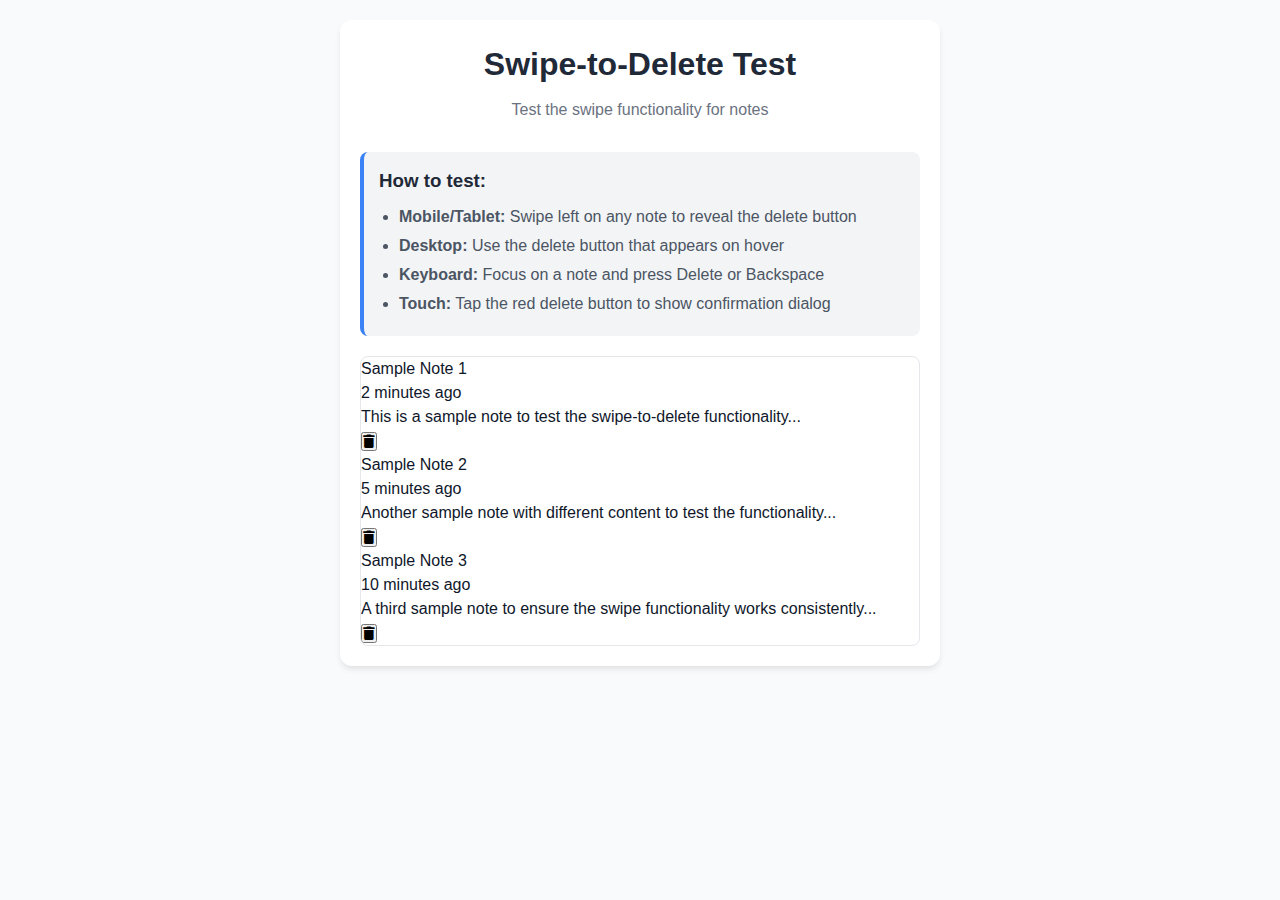
<file: test-swipe.html>
<!DOCTYPE html>
<html lang="en">
<head>
    <meta charset="UTF-8">
    <meta name="viewport" content="width=device-width, initial-scale=1.0">
    <title>Swipe-to-Delete Test</title>
    <link rel="stylesheet" href="styles.css">
    <link href="https://cdnjs.cloudflare.com/ajax/libs/font-awesome/6.0.0/css/all.min.css" rel="stylesheet">
    <style>
        body {
            font-family: -apple-system, BlinkMacSystemFont, 'Segoe UI', Roboto, sans-serif;
            margin: 0;
            padding: 20px;
            background: #f8fafc;
        }
        
        .test-container {
            max-width: 600px;
            margin: 0 auto;
            background: white;
            border-radius: 12px;
            padding: 20px;
            box-shadow: 0 4px 6px -1px rgba(0, 0, 0, 0.1);
        }
        
        .test-header {
            text-align: center;
            margin-bottom: 30px;
        }
        
        .test-header h1 {
            color: #1f2937;
            margin-bottom: 10px;
        }
        
        .test-header p {
            color: #6b7280;
            margin: 0;
        }
        
        .test-notes-list {
            border: 1px solid #e5e7eb;
            border-radius: 8px;
            overflow: hidden;
        }
        
        .test-instructions {
            background: #f3f4f6;
            padding: 15px;
            border-radius: 8px;
            margin-bottom: 20px;
            border-left: 4px solid #3b82f6;
        }
        
        .test-instructions h3 {
            margin: 0 0 10px 0;
            color: #1f2937;
        }
        
        .test-instructions ul {
            margin: 0;
            padding-left: 20px;
            color: #4b5563;
        }
        
        .test-instructions li {
            margin-bottom: 5px;
        }
    </style>
</head>
<body>
    <div class="test-container">
        <div class="test-header">
            <h1>Swipe-to-Delete Test</h1>
            <p>Test the swipe functionality for notes</p>
        </div>
        
        <div class="test-instructions">
            <h3>How to test:</h3>
            <ul>
                <li><strong>Mobile/Tablet:</strong> Swipe left on any note to reveal the delete button</li>
                <li><strong>Desktop:</strong> Use the delete button that appears on hover</li>
                <li><strong>Keyboard:</strong> Focus on a note and press Delete or Backspace</li>
                <li><strong>Touch:</strong> Tap the red delete button to show confirmation dialog</li>
            </ul>
        </div>
        
        <div class="test-notes-list">
            <div class="note-list-item" data-note-id="test1">
                <div class="note-list-item-content">
                    <div class="note-list-title">Sample Note 1</div>
                    <div class="note-list-time">2 minutes ago</div>
                    <div class="note-list-preview">This is a sample note to test the swipe-to-delete functionality...</div>
                </div>
                <button class="note-delete-button" onclick="showDeleteConfirmation('test1')">
                    <i class="fas fa-trash"></i>
                </button>
            </div>
            
            <div class="note-list-item" data-note-id="test2">
                <div class="note-list-item-content">
                    <div class="note-list-title">Sample Note 2</div>
                    <div class="note-list-time">5 minutes ago</div>
                    <div class="note-list-preview">Another sample note with different content to test the functionality...</div>
                </div>
                <button class="note-delete-button" onclick="showDeleteConfirmation('test2')">
                    <i class="fas fa-trash"></i>
                </button>
            </div>
            
            <div class="note-list-item" data-note-id="test3">
                <div class="note-list-item-content">
                    <div class="note-list-title">Sample Note 3</div>
                    <div class="note-list-time">10 minutes ago</div>
                    <div class="note-list-preview">A third sample note to ensure the swipe functionality works consistently...</div>
                </div>
                <button class="note-delete-button" onclick="showDeleteConfirmation('test3')">
                    <i class="fas fa-trash"></i>
                </button>
            </div>
        </div>
    </div>

    <script>
        // Simplified test implementation
        let activeSwipe = null;
        let touchStartX = 0;
        let touchStartY = 0;
        let touchStartTime = 0;
        const swipeThreshold = 80;

        function handleTouchStart(e) {
            const noteItem = e.target.closest('.note-list-item');
            if (!noteItem) return;

            const touch = e.touches[0];
            touchStartX = touch.clientX;
            touchStartY = touch.clientY;
            touchStartTime = Date.now();
            activeSwipe = noteItem;
            
            noteItem.classList.add('swiping');
        }

        function handleTouchMove(e) {
            if (!activeSwipe) return;
            
            const touch = e.touches[0];
            const deltaX = touch.clientX - touchStartX;
            const deltaY = Math.abs(touch.clientY - touchStartY);
            
            if (Math.abs(deltaX) < Math.abs(deltaY) * 2) return;
            
            e.preventDefault();
            
            if (deltaX > 0) return;
            
            const swipeDistance = Math.min(Math.abs(deltaX), swipeThreshold);
            const transform = `translateX(-${swipeDistance}px)`;
            
            activeSwipe.style.transform = transform;
            activeSwipe.querySelector('.note-list-item-content').style.transform = transform;
        }

        function handleTouchEnd(e) {
            if (!activeSwipe) return;
            
            const touch = e.changedTouches[0];
            const deltaX = touch.clientX - touchStartX;
            const swipeTime = Date.now() - touchStartTime;
            
            activeSwipe.classList.remove('swiping');
            
            const shouldComplete = Math.abs(deltaX) > swipeThreshold / 2 || 
                                 (Math.abs(deltaX) > 30 && swipeTime < 300);
            
            if (shouldComplete && deltaX < 0) {
                activeSwipe.classList.add('swiped');
                activeSwipe.style.transform = '';
                activeSwipe.querySelector('.note-list-item-content').style.transform = '';
                
                // Haptic feedback
                if (navigator.vibrate) {
                    navigator.vibrate(50);
                }
            } else {
                activeSwipe.style.transform = '';
                activeSwipe.querySelector('.note-list-item-content').style.transform = '';
            }
            
            activeSwipe = null;
        }

        function showDeleteConfirmation(noteId) {
            const overlay = document.createElement('div');
            overlay.className = 'delete-confirmation-overlay';
            overlay.innerHTML = `
                <div class="delete-confirmation-dialog">
                    <div class="delete-confirmation-header">
                        <div class="delete-confirmation-icon">
                            <i class="fas fa-exclamation-triangle"></i>
                        </div>
                        <h3 class="delete-confirmation-title">Delete Note</h3>
                    </div>
                    <p class="delete-confirmation-message">
                        Are you sure you want to delete this note? This action cannot be undone.
                    </p>
                    <div class="delete-confirmation-actions">
                        <button class="btn-secondary" onclick="hideDeleteConfirmation()">
                            Cancel
                        </button>
                        <button class="btn-danger" onclick="confirmDeleteNote('${noteId}')">
                            Delete
                        </button>
                    </div>
                </div>
            `;

            document.body.appendChild(overlay);
            
            if (navigator.vibrate) {
                navigator.vibrate(50);
            }
            
            overlay.addEventListener('click', (e) => {
                if (e.target === overlay) {
                    hideDeleteConfirmation();
                }
            });
        }

        function hideDeleteConfirmation() {
            const overlay = document.querySelector('.delete-confirmation-overlay');
            if (overlay) {
                overlay.remove();
            }
        }

        function confirmDeleteNote(noteId) {
            hideDeleteConfirmation();
            
            const noteElement = document.querySelector(`[data-note-id="${noteId}"]`);
            if (noteElement) {
                noteElement.style.animation = 'slideOut 0.3s ease-out forwards';
                setTimeout(() => {
                    noteElement.remove();
                }, 300);
            }
            
            // Show undo toast
            showUndoToast(noteId);
        }

        function showUndoToast(noteId) {
            const toast = document.createElement('div');
            toast.className = 'undo-toast';
            toast.innerHTML = `
                <div>
                    <div class="undo-toast-message">Note deleted</div>
                    <div class="undo-toast-timer">Undo available for 3 seconds</div>
                </div>
                <button class="undo-toast-button" onclick="undoDeleteNote('${noteId}')">
                    Undo
                </button>
            `;

            document.body.appendChild(toast);
            
            setTimeout(() => {
                if (toast.parentNode) {
                    toast.remove();
                }
            }, 3000);
            
            let timeLeft = 3;
            const timerElement = toast.querySelector('.undo-toast-timer');
            const countdown = setInterval(() => {
                timeLeft--;
                if (timerElement) {
                    timerElement.textContent = `Undo available for ${timeLeft} second${timeLeft !== 1 ? 's' : ''}`;
                }
                if (timeLeft <= 0) {
                    clearInterval(countdown);
                    if (toast.parentNode) {
                        toast.remove();
                    }
                }
            }, 1000);
        }

        function undoDeleteNote(noteId) {
            const toast = document.querySelector('.undo-toast');
            if (toast) {
                toast.remove();
            }
            
            // In a real app, this would restore the note from storage
            alert('Note would be restored in the real application');
        }

        // Setup event listeners
        document.addEventListener('DOMContentLoaded', function() {
            const notesList = document.querySelector('.test-notes-list');
            if (notesList) {
                notesList.addEventListener('touchstart', handleTouchStart, { passive: false });
                notesList.addEventListener('touchmove', handleTouchMove, { passive: false });
                notesList.addEventListener('touchend', handleTouchEnd, { passive: false });
            }
        });
    </script>
</body>
</html>
</file>
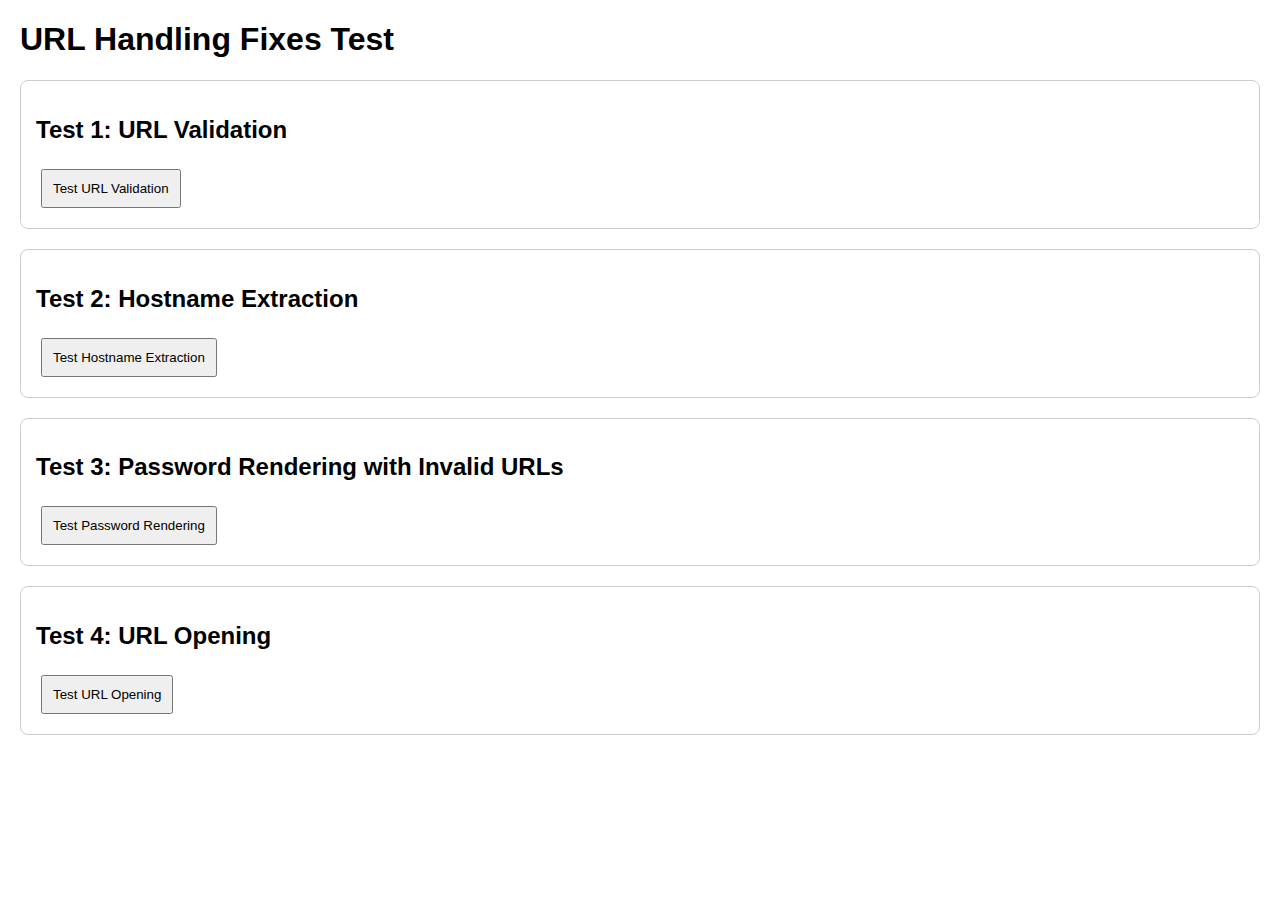
<file: test-url-fixes.html>
<!DOCTYPE html>
<html lang="en">
<head>
    <meta charset="UTF-8">
    <meta name="viewport" content="width=device-width, initial-scale=1.0">
    <title>URL Fixes Test</title>
    <style>
        body { font-family: Arial, sans-serif; margin: 20px; }
        .test-section { margin: 20px 0; padding: 15px; border: 1px solid #ccc; border-radius: 8px; }
        .success { color: green; }
        .error { color: red; }
        .warning { color: orange; }
        .info { color: blue; }
        pre { background: #f5f5f5; padding: 10px; overflow-x: auto; }
        button { margin: 5px; padding: 10px; }
    </style>
</head>
<body>
    <h1>URL Handling Fixes Test</h1>
    
    <div class="test-section">
        <h2>Test 1: URL Validation</h2>
        <button onclick="testUrlValidation()">Test URL Validation</button>
        <div id="urlValidationResult"></div>
    </div>
    
    <div class="test-section">
        <h2>Test 2: Hostname Extraction</h2>
        <button onclick="testHostnameExtraction()">Test Hostname Extraction</button>
        <div id="hostnameResult"></div>
    </div>
    
    <div class="test-section">
        <h2>Test 3: Password Rendering with Invalid URLs</h2>
        <button onclick="testPasswordRendering()">Test Password Rendering</button>
        <div id="renderingResult"></div>
    </div>
    
    <div class="test-section">
        <h2>Test 4: URL Opening</h2>
        <button onclick="testUrlOpening()">Test URL Opening</button>
        <div id="openingResult"></div>
    </div>

    <script src="js/crypto.js"></script>
    <script src="js/storage.js"></script>
    <script src="js/passwords.js"></script>
    
    <script>
        // Mock app object for testing
        window.app = {
            showToast: function(message, type) {
                console.log(`Toast [${type}]:`, message);
            },
            closeModal: function() {
                console.log('Modal closed');
            }
        };
        
        function testUrlValidation() {
            const result = document.getElementById('urlValidationResult');
            result.innerHTML = '';
            
            const testUrls = [
                'https://example.com',
                'http://test.com',
                'example.com',
                'invalid-url',
                'https://',
                'ftp://example.com',
                'https://example.com/path?param=value',
                '',
                null,
                undefined
            ];
            
            let html = '<h3>URL Validation Results:</h3>';
            
            testUrls.forEach(url => {
                try {
                    let validUrl = url;
                    if (url && !url.startsWith('http://') && !url.startsWith('https://')) {
                        validUrl = 'https://' + url;
                    }
                    
                    if (url) {
                        new URL(validUrl);
                        html += `<div class="success">✓ "${url}" → Valid</div>`;
                    } else {
                        html += `<div class="warning">⚠ "${url}" → Empty/Null</div>`;
                    }
                } catch (error) {
                    html += `<div class="error">✗ "${url}" → Invalid: ${error.message}</div>`;
                }
            });
            
            result.innerHTML = html;
        }
        
        function testHostnameExtraction() {
            const result = document.getElementById('hostnameResult');
            result.innerHTML = '';
            
            const testUrls = [
                'https://example.com',
                'http://test.com',
                'example.com',
                'invalid-url',
                'https://',
                'https://subdomain.example.com',
                'https://example.com/path?param=value',
                '',
                null
            ];
            
            let html = '<h3>Hostname Extraction Results:</h3>';
            
            testUrls.forEach(url => {
                try {
                    const hostname = window.passwordsModule.getValidHostname(url);
                    html += `<div class="success">✓ "${url}" → "${hostname}"</div>`;
                } catch (error) {
                    html += `<div class="error">✗ "${url}" → Error: ${error.message}</div>`;
                }
            });
            
            result.innerHTML = html;
        }
        
        function testPasswordRendering() {
            const result = document.getElementById('renderingResult');
            result.innerHTML = '';
            
            // Create test passwords with various URL formats
            const testPasswords = [
                {
                    id: '1',
                    website: 'Valid HTTPS',
                    username: 'user1',
                    password: 'pass1',
                    url: 'https://example.com',
                    category: 'personal',
                    created: new Date().toISOString()
                },
                {
                    id: '2',
                    website: 'Valid HTTP',
                    username: 'user2',
                    password: 'pass2',
                    url: 'http://test.com',
                    category: 'work',
                    created: new Date().toISOString()
                },
                {
                    id: '3',
                    website: 'No Protocol',
                    username: 'user3',
                    password: 'pass3',
                    url: 'example.com',
                    category: 'personal',
                    created: new Date().toISOString()
                },
                {
                    id: '4',
                    website: 'Invalid URL',
                    username: 'user4',
                    password: 'pass4',
                    url: 'invalid-url',
                    category: 'work',
                    created: new Date().toISOString()
                },
                {
                    id: '5',
                    website: 'No URL',
                    username: 'user5',
                    password: 'pass5',
                    url: '',
                    category: 'personal',
                    created: new Date().toISOString()
                }
            ];
            
            let html = '<h3>Password Rendering Test:</h3>';
            
            try {
                // Test rendering each password
                testPasswords.forEach(password => {
                    try {
                        const cardHtml = window.passwordsModule.renderPasswordCard(password);
                        html += `<div class="success">✓ "${password.website}" → Rendered successfully</div>`;
                        html += `<pre>${cardHtml.substring(0, 200)}...</pre>`;
                    } catch (error) {
                        html += `<div class="error">✗ "${password.website}" → Error: ${error.message}</div>`;
                    }
                });
                
                result.innerHTML = html;
            } catch (error) {
                result.innerHTML = `<div class="error">Rendering test failed: ${error.message}</div>`;
            }
        }
        
        function testUrlOpening() {
            const result = document.getElementById('openingResult');
            result.innerHTML = '';
            
            const testUrls = [
                'https://example.com',
                'http://test.com',
                'example.com',
                'invalid-url',
                '',
                null
            ];
            
            let html = '<h3>URL Opening Test:</h3>';
            
            testUrls.forEach(url => {
                try {
                    window.passwordsModule.openWebsite(url);
                    html += `<div class="success">✓ "${url}" → Opened successfully</div>`;
                } catch (error) {
                    html += `<div class="error">✗ "${url}" → Error: ${error.message}</div>`;
                }
            });
            
            result.innerHTML = html;
        }
        
        // Initialize when page loads
        document.addEventListener('DOMContentLoaded', function() {
            console.log('URL fixes test page loaded');
            
            // Set up a test user for storage manager
            const testUser = {
                id: 'test-user-url',
                email: 'test@example.com',
                displayName: 'Test User'
            };
            
            if (window.storageManager) {
                window.storageManager.setCurrentUser(testUser);
            }
        });
    </script>
</body>
</html>
</file>
<file: styles.css>
/* CSS Variables for Theming */
:root {
    --primary-color: #2563eb;
    --primary-hover: #1d4ed8;
    --secondary-color: #64748b;
    --success-color: #10b981;
    --warning-color: #f59e0b;
    --error-color: #ef4444;
    
    --bg-primary: #ffffff;
    --bg-secondary: #f8fafc;
    --bg-tertiary: #f1f5f9;
    --bg-overlay: rgba(0, 0, 0, 0.5);
    
    --text-primary: #0f172a;
    --text-secondary: #475569;
    --text-muted: #94a3b8;
    
    --border-color: #e2e8f0;
    --border-radius: 8px;
    --shadow-sm: 0 1px 2px 0 rgba(0, 0, 0, 0.05);
    --shadow-md: 0 4px 6px -1px rgba(0, 0, 0, 0.1), 0 2px 4px -1px rgba(0, 0, 0, 0.06);
    --shadow-lg: 0 10px 15px -3px rgba(0, 0, 0, 0.1), 0 4px 6px -2px rgba(0, 0, 0, 0.05);
}

/* Dark Theme */
[data-theme="dark"] {
    --bg-primary: #0f172a;
    --bg-secondary: #1e293b;
    --bg-tertiary: #334155;
    --bg-overlay: rgba(0, 0, 0, 0.7);
    
    --text-primary: #f8fafc;
    --text-secondary: #cbd5e1;
    --text-muted: #64748b;
    
    --border-color: #334155;
}

/* Reset and Base Styles */
* {
    margin: 0;
    padding: 0;
    box-sizing: border-box;
}

body {
    font-family: -apple-system, BlinkMacSystemFont, 'Segoe UI', Roboto, Oxygen, Ubuntu, Cantarell, sans-serif;
    background-color: var(--bg-primary);
    color: var(--text-primary);
    line-height: 1.5;
    transition: background-color 0.3s ease, color 0.3s ease;
}

.hidden {
    display: none !important;
}

/* Authentication Screen */
.auth-screen {
    position: fixed;
    top: 0;
    left: 0;
    width: 100vw;
    height: 100vh;
    background: linear-gradient(135deg, #667eea 0%, #764ba2 100%);
    z-index: 1000;
    overflow-y: auto;
}

/* Welcome Section */
.welcome-section {
    min-height: 100vh;
    display: flex;
    align-items: center;
    justify-content: center;
    padding: 0;
}

.welcome-container {
    max-width: 1200px;
    width: 100%;
}

.welcome-content {
    text-align: center;
    color: white;
}

/* New Split Screen Layout */
.welcome-split-container {
    display: grid;
    grid-template-columns: 1fr 1fr;
    min-height: 100vh;
    width: 100vw;
}

.welcome-left {
    background: linear-gradient(135deg, #667eea 0%, #764ba2 100%);
    padding: 3rem;
    display: flex;
    align-items: center;
    justify-content: center;
}

.welcome-right {
    background: var(--bg-primary);
    padding: 3rem;
    display: flex;
    align-items: center;
    justify-content: center;
}

.welcome-left .welcome-content {
    max-width: 500px;
}

.welcome-left .app-branding {
    margin-bottom: 3rem;
}

.welcome-left .feature-highlights {
    grid-template-columns: 1fr;
    gap: 1.5rem;
    margin-bottom: 3rem;
    max-width: none;
}

.welcome-left .feature-item {
    padding: 1.5rem;
    text-align: left;
}

.welcome-left .feature-item i {
    font-size: 1.5rem;
    margin-bottom: 0.5rem;
}

.welcome-left .feature-item h3 {
    font-size: 1.1rem;
    margin-bottom: 0.5rem;
}

.welcome-left .trust-indicators {
    display: flex;
    flex-direction: column;
    gap: 0.75rem;
}

.welcome-right .auth-container {
    max-width: 400px;
    background: var(--bg-primary);
    border-radius: 0;
    padding: 2rem;
    box-shadow: none;
    border: none;
}

.app-branding {
    margin-bottom: 4rem;
}

.app-icon {
    width: 80px;
    height: 80px;
    background: rgba(255, 255, 255, 0.2);
    border-radius: 20px;
    display: flex;
    align-items: center;
    justify-content: center;
    margin: 0 auto 1.5rem;
    backdrop-filter: blur(10px);
    border: 1px solid rgba(255, 255, 255, 0.3);
}

.app-icon i {
    font-size: 2.5rem;
    color: white;
    transform: rotate(-45deg);
    transition: transform 0.3s ease;
}

.app-icon:hover i {
    transform: rotate(-40deg) scale(1.1);
}

.app-branding h1 {
    font-size: 3.5rem;
    font-weight: 700;
    margin-bottom: 1rem;
    background: linear-gradient(45deg, #fff, #e0e7ff);
    -webkit-background-clip: text;
    -webkit-text-fill-color: transparent;
    background-clip: text;
}

.tagline {
    font-size: 1.25rem;
    opacity: 0.9;
    margin-bottom: 2rem;
    font-weight: 300;
}

.feature-highlights {
    display: grid;
    grid-template-columns: repeat(auto-fit, minmax(300px, 1fr));
    gap: 2rem;
    margin-bottom: 4rem;
    max-width: 900px;
    margin-left: auto;
    margin-right: auto;
}

.feature-item {
    background: rgba(255, 255, 255, 0.1);
    backdrop-filter: blur(10px);
    border: 1px solid rgba(255, 255, 255, 0.2);
    border-radius: 16px;
    padding: 2rem;
    text-align: center;
    transition: transform 0.3s ease, box-shadow 0.3s ease;
}

.feature-item:hover {
    transform: translateY(-5px);
    box-shadow: 0 20px 40px rgba(0, 0, 0, 0.2);
}

.feature-item i {
    font-size: 2.5rem;
    margin-bottom: 1rem;
    color: #fbbf24;
}

.feature-item h3 {
    font-size: 1.25rem;
    font-weight: 600;
    margin-bottom: 0.75rem;
}

.feature-item p {
    opacity: 0.8;
    line-height: 1.6;
}

.cta-buttons {
    display: flex;
    gap: 1rem;
    justify-content: center;
    margin-bottom: 3rem;
    flex-wrap: wrap;
}

.btn-primary.large,
.btn-secondary.large {
    padding: 1rem 2rem;
    font-size: 1.1rem;
    font-weight: 600;
    border-radius: 12px;
    min-width: 200px;
    transition: all 0.3s ease;
}

.btn-primary.large {
    background: linear-gradient(45deg, #fbbf24, #f59e0b);
    color: #1f2937;
    box-shadow: 0 4px 15px rgba(251, 191, 36, 0.4);
}

.btn-primary.large:hover {
    transform: translateY(-2px);
    box-shadow: 0 8px 25px rgba(251, 191, 36, 0.5);
}

.btn-secondary.large {
    background: rgba(255, 255, 255, 0.1);
    color: white;
    border: 2px solid rgba(255, 255, 255, 0.3);
    backdrop-filter: blur(10px);
}

.btn-secondary.large:hover {
    background: rgba(255, 255, 255, 0.2);
    transform: translateY(-2px);
}

.trust-indicators {
    display: flex;
    justify-content: center;
    gap: 2rem;
    flex-wrap: wrap;
    opacity: 0.8;
}

.trust-item {
    display: flex;
    align-items: center;
    gap: 0.5rem;
    font-size: 0.9rem;
}

.trust-item i {
    color: #10b981;
}

/* Auth Form Sections */
.auth-form-section {
    min-height: 100vh;
    display: flex;
    align-items: center;
    justify-content: center;
    padding: 2rem;
}

.auth-container {
    background: var(--bg-primary);
    border-radius: 20px;
    padding: 3rem;
    box-shadow: 0 25px 50px rgba(0, 0, 0, 0.2);
    max-width: 500px;
    width: 100%;
    position: relative;
}

.auth-header {
    text-align: center;
    margin-bottom: 2rem;
}

.back-btn {
    position: absolute;
    top: 1.5rem;
    left: 1.5rem;
    background: var(--bg-secondary);
    border: none;
    width: 40px;
    height: 40px;
    border-radius: 50%;
    display: flex;
    align-items: center;
    justify-content: center;
    cursor: pointer;
    color: var(--text-secondary);
    transition: all 0.3s ease;
}

.back-btn:hover {
    background: var(--bg-tertiary);
    color: var(--text-primary);
}

.auth-header h2 {
    font-size: 2rem;
    font-weight: 700;
    color: var(--text-primary);
    margin-bottom: 0.5rem;
}

.auth-header p {
    color: var(--text-secondary);
    font-size: 1rem;
}

.auth-form {
    width: 100%;
}

.form-row {
    display: grid;
    grid-template-columns: 1fr 1fr;
    gap: 1rem;
}

.form-group {
    margin-bottom: 1.5rem;
}

.form-label {
    display: block;
    margin-bottom: 0.5rem;
    font-weight: 600;
    color: var(--text-primary);
    font-size: 0.9rem;
}

.form-input {
    width: 100%;
    padding: 0.875rem 1rem;
    border: 2px solid var(--border-color);
    border-radius: 12px;
    background: var(--bg-secondary);
    color: var(--text-primary);
    font-size: 1rem;
    transition: all 0.3s ease;
}

.form-input:focus {
    outline: none;
    border-color: var(--primary-color);
    box-shadow: 0 0 0 3px rgba(37, 99, 235, 0.1);
    background: var(--bg-primary);
}

.password-input-container {
    position: relative;
}

.password-toggle {
    position: absolute;
    right: 1rem;
    top: 50%;
    transform: translateY(-50%);
    background: none;
    border: none;
    color: var(--text-muted);
    cursor: pointer;
    padding: 0.25rem;
    transition: color 0.3s ease;
}

.password-toggle:hover {
    color: var(--text-primary);
}

.form-options {
    display: flex;
    justify-content: space-between;
    align-items: center;
    margin-bottom: 1.5rem;
    flex-wrap: wrap;
    gap: 1rem;
}

.checkbox-container {
    display: flex;
    align-items: center;
    cursor: pointer;
    font-size: 0.9rem;
    color: var(--text-secondary);
}

.checkbox-container input[type="checkbox"] {
    display: none;
}

.checkmark {
    width: 20px;
    height: 20px;
    background: var(--bg-secondary);
    border: 2px solid var(--border-color);
    border-radius: 4px;
    margin-right: 0.5rem;
    display: flex;
    align-items: center;
    justify-content: center;
    transition: all 0.3s ease;
}

.checkbox-container input[type="checkbox"]:checked + .checkmark {
    background: var(--primary-color);
    border-color: var(--primary-color);
}

.checkbox-container input[type="checkbox"]:checked + .checkmark::after {
    content: '✓';
    color: white;
    font-size: 0.8rem;
    font-weight: bold;
}

.forgot-password {
    color: var(--primary-color);
    text-decoration: none;
    font-size: 0.9rem;
    font-weight: 500;
    transition: color 0.3s ease;
}

.forgot-password:hover {
    color: var(--primary-hover);
}

.full-width {
    width: 100%;
    padding: 1rem;
    font-size: 1rem;
    font-weight: 600;
    border-radius: 12px;
    position: relative;
    overflow: hidden;
}

.btn-spinner {
    position: absolute;
    top: 50%;
    left: 50%;
    transform: translate(-50%, -50%);
}

.auth-divider {
    text-align: center;
    margin: 2rem 0;
    position: relative;
    color: var(--text-muted);
    font-size: 0.9rem;
}

.auth-divider::before {
    content: '';
    position: absolute;
    top: 50%;
    left: 0;
    right: 0;
    height: 1px;
    background: var(--border-color);
    z-index: -1;
}

.auth-divider span {
    background: var(--bg-primary);
    padding: 0 1rem;
}

.social-login {
    display: flex;
    gap: 1rem;
    margin-bottom: 2rem;
}

.btn-social {
    flex: 1;
    padding: 0.875rem;
    border: 2px solid var(--border-color);
    border-radius: 12px;
    background: var(--bg-secondary);
    color: var(--text-primary);
    font-weight: 600;
    cursor: pointer;
    display: flex;
    align-items: center;
    justify-content: center;
    gap: 0.5rem;
    transition: all 0.3s ease;
}

.btn-social:hover {
    background: var(--bg-tertiary);
    transform: translateY(-1px);
}

.btn-social.google:hover {
    border-color: #db4437;
    color: #db4437;
}

.btn-social.github:hover {
    border-color: #333;
    color: #333;
}

.auth-switch {
    text-align: center;
    color: var(--text-secondary);
}

.auth-switch a {
    color: var(--primary-color);
    text-decoration: none;
    font-weight: 600;
    transition: color 0.3s ease;
}

.auth-switch a:hover {
    color: var(--primary-hover);
}

/* Main App Layout */
.main-app {
    display: grid;
    grid-template-rows: auto auto 1fr;
    height: 100vh;
}

/* Header */
.app-header {
    background: var(--bg-primary);
    border-bottom: 1px solid var(--border-color);
    padding: 1rem;
    box-shadow: var(--shadow-sm);
}

.header-content {
    display: flex;
    align-items: center;
    justify-content: space-between;
    max-width: 1200px;
    margin: 0 auto;
}

.header-content h1 {
    color: var(--primary-color);
    font-size: 1.5rem;
}

.header-actions {
    display: flex;
    align-items: center;
    gap: 1rem;
}

.search-container {
    position: relative;
}

.search-container input {
    padding: 0.5rem 0.75rem 0.5rem 2.5rem;
    border: 2px solid var(--border-color);
    border-radius: var(--border-radius);
    background: var(--bg-secondary);
    color: var(--text-primary);
    width: 250px;
}

.search-container i {
    position: absolute;
    left: 0.75rem;
    top: 50%;
    transform: translateY(-50%);
    color: var(--text-muted);
}

.theme-toggle {
    background: var(--bg-secondary);
    border: 2px solid var(--border-color);
    padding: 0.5rem;
    border-radius: var(--border-radius);
    cursor: pointer;
    color: var(--text-secondary);
    transition: all 0.3s ease;
}

.theme-toggle:hover {
    background: var(--bg-tertiary);
    color: var(--text-primary);
}

/* User Menu */
.user-menu {
    position: relative;
}

.user-profile-btn {
    display: flex;
    align-items: center;
    gap: 0.5rem;
    background: var(--bg-secondary);
    border: 2px solid var(--border-color);
    padding: 0.5rem 1rem;
    border-radius: var(--border-radius);
    cursor: pointer;
    color: var(--text-secondary);
    transition: all 0.3s ease;
}

.user-profile-btn:hover {
    background: var(--bg-tertiary);
    color: var(--text-primary);
}

.user-avatar {
    width: 32px;
    height: 32px;
    background: var(--primary-color);
    border-radius: 50%;
    display: flex;
    align-items: center;
    justify-content: center;
    color: white;
    font-size: 0.9rem;
}

.user-name {
    font-weight: 500;
    max-width: 120px;
    overflow: hidden;
    text-overflow: ellipsis;
    white-space: nowrap;
}

.user-dropdown {
    position: absolute;
    top: 100%;
    right: 0;
    background: var(--bg-primary);
    border: 1px solid var(--border-color);
    border-radius: var(--border-radius);
    box-shadow: var(--shadow-lg);
    min-width: 280px;
    z-index: 1000;
    margin-top: 0.5rem;
}

.user-dropdown.hidden {
    display: none;
}

.user-info {
    padding: 1.5rem;
    display: flex;
    align-items: center;
    gap: 1rem;
}

.user-avatar-large {
    width: 48px;
    height: 48px;
    background: var(--primary-color);
    border-radius: 50%;
    display: flex;
    align-items: center;
    justify-content: center;
    color: white;
    font-size: 1.2rem;
}

.user-details {
    flex: 1;
}

.user-name-large {
    font-weight: 600;
    color: var(--text-primary);
    margin-bottom: 0.25rem;
}

.user-email {
    font-size: 0.9rem;
    color: var(--text-secondary);
}

.dropdown-divider {
    height: 1px;
    background: var(--border-color);
    margin: 0.5rem 0;
}

.dropdown-item {
    display: flex;
    align-items: center;
    gap: 0.75rem;
    padding: 0.75rem 1.5rem;
    color: var(--text-secondary);
    text-decoration: none;
    transition: all 0.3s ease;
    cursor: pointer;
}

.dropdown-item:hover {
    background: var(--bg-secondary);
    color: var(--text-primary);
}

.dropdown-item.logout {
    color: var(--error-color);
}

.dropdown-item.logout:hover {
    background: rgba(239, 68, 68, 0.1);
    color: var(--error-color);
}

/* Navigation */
.app-nav {
    background: var(--bg-secondary);
    border-bottom: 1px solid var(--border-color);
    padding: 0.5rem 1rem;
    display: flex;
    gap: 0.5rem;
    overflow-x: auto;
}

.nav-item {
    display: flex;
    align-items: center;
    gap: 0.5rem;
    padding: 0.75rem 1rem;
    border-radius: var(--border-radius);
    cursor: pointer;
    white-space: nowrap;
    color: var(--text-secondary);
    transition: all 0.3s ease;
}

.nav-item:hover {
    background: var(--bg-tertiary);
    color: var(--text-primary);
}

.nav-item.active {
    background: var(--primary-color);
    color: white;
}

/* Main Content */
.app-main {
    padding: 1.5rem;
    overflow-y: auto;
    max-width: 1200px;
    margin: 0 auto;
    width: 100%;
}

.module-content {
    display: none;
}

.module-content.active {
    display: block;
}

/* Dashboard */
.dashboard-grid {
    display: grid;
    grid-template-columns: repeat(auto-fit, minmax(300px, 1fr));
    gap: 1.5rem;
}

.dashboard-card {
    background: var(--bg-secondary);
    border: 1px solid var(--border-color);
    border-radius: var(--border-radius);
    padding: 1.5rem;
    cursor: pointer;
    transition: all 0.3s ease;
}

.dashboard-card:hover {
    box-shadow: var(--shadow-md);
    transform: translateY(-2px);
}

.card-header {
    display: flex;
    align-items: center;
    gap: 0.75rem;
    margin-bottom: 1rem;
}

.card-header i {
    color: var(--primary-color);
    font-size: 1.25rem;
}

.card-header h3 {
    color: var(--text-primary);
}

.card-stats {
    margin-bottom: 1rem;
}

.stat-number {
    display: block;
    font-size: 2rem;
    font-weight: bold;
    color: var(--primary-color);
}

.stat-label {
    color: var(--text-muted);
    font-size: 0.9rem;
}

.card-recent {
    border-top: 1px solid var(--border-color);
    padding-top: 1rem;
    font-size: 0.9rem;
    color: var(--text-secondary);
}

/* Module Headers */
.module-header {
    display: flex;
    align-items: center;
    justify-content: space-between;
    margin-bottom: 1.5rem;
    padding-bottom: 1rem;
    border-bottom: 1px solid var(--border-color);
}

.module-header h2 {
    display: flex;
    align-items: center;
    gap: 0.75rem;
    color: var(--text-primary);
}

.module-header i {
    color: var(--primary-color);
}

/* Module Toolbar */
.module-toolbar {
    display: flex;
    gap: 1rem;
    margin-bottom: 1.5rem;
    flex-wrap: wrap;
}

.module-toolbar input,
.module-toolbar select {
    padding: 0.5rem 0.75rem;
    border: 2px solid var(--border-color);
    border-radius: var(--border-radius);
    background: var(--bg-secondary);
    color: var(--text-primary);
    min-width: 200px;
}

.module-toolbar input:focus,
.module-toolbar select:focus {
    outline: none;
    border-color: var(--primary-color);
}

/* Buttons */
.btn-primary {
    background: var(--primary-color);
    color: white;
    border: none;
    padding: 0.75rem 1.5rem;
    border-radius: var(--border-radius);
    cursor: pointer;
    font-size: 1rem;
    display: inline-flex;
    align-items: center;
    gap: 0.5rem;
    transition: background-color 0.3s ease;
}

.btn-primary:hover {
    background: var(--primary-hover);
}

.btn-secondary {
    background: var(--bg-secondary);
    color: var(--text-primary);
    border: 2px solid var(--border-color);
    padding: 0.5rem 1rem;
    border-radius: var(--border-radius);
    cursor: pointer;
    font-size: 0.9rem;
    display: inline-flex;
    align-items: center;
    gap: 0.5rem;
    transition: all 0.3s ease;
}

.btn-secondary:hover {
    background: var(--bg-tertiary);
}

.btn-danger {
    background: var(--error-color);
    color: white;
    border: none;
    padding: 0.5rem 1rem;
    border-radius: var(--border-radius);
    cursor: pointer;
    font-size: 0.9rem;
    display: inline-flex;
    align-items: center;
    gap: 0.5rem;
}

.btn-danger:hover {
    background: #dc2626;
}

.file-upload-btn {
    position: relative;
    overflow: hidden;
    display: inline-block;
}

/* Items Grid */
.items-grid {
    display: grid;
    grid-template-columns: repeat(auto-fill, minmax(300px, 1fr));
    gap: 1rem;
}

.item-card {
    background: var(--bg-secondary);
    border: 1px solid var(--border-color);
    border-radius: var(--border-radius);
    padding: 1.5rem;
    transition: all 0.3s ease;
}

.item-card:hover {
    box-shadow: var(--shadow-md);
    transform: translateY(-2px);
}

.item-header {
    display: flex;
    align-items: flex-start;
    justify-content: space-between;
    margin-bottom: 1rem;
}

.item-title {
    font-weight: 600;
    color: var(--text-primary);
    margin-bottom: 0.25rem;
}

.item-meta {
    font-size: 0.85rem;
    color: var(--text-muted);
}

.item-actions {
    display: flex;
    gap: 0.5rem;
    opacity: 0;
    transition: opacity 0.3s ease;
}

.item-card:hover .item-actions {
    opacity: 1;
}

.item-action {
    background: none;
    border: 1px solid var(--border-color);
    padding: 0.25rem 0.5rem;
    border-radius: 4px;
    cursor: pointer;
    color: var(--text-secondary);
    font-size: 0.8rem;
    transition: all 0.3s ease;
}

.item-action:hover {
    background: var(--bg-tertiary);
    color: var(--text-primary);
}

.item-content {
    color: var(--text-secondary);
    font-size: 0.9rem;
    line-height: 1.4;
    margin-bottom: 1rem;
}

.item-tags {
    display: flex;
    flex-wrap: wrap;
    gap: 0.5rem;
    margin-bottom: 1rem;
}

.tag {
    background: var(--primary-color);
    color: white;
    padding: 0.25rem 0.5rem;
    border-radius: 12px;
    font-size: 0.75rem;
}

/* Modal */
.modal-overlay {
    position: fixed;
    top: 0;
    left: 0;
    width: 100vw;
    height: 100vh;
    background: var(--bg-overlay);
    display: none;
    align-items: center;
    justify-content: center;
    z-index: 1000;
}

.modal-overlay.active {
    display: flex;
}

.modal-content {
    background: var(--bg-primary);
    border-radius: var(--border-radius);
    padding: 2rem;
    max-width: 90vw;
    max-height: 90vh;
    overflow-y: auto;
    box-shadow: var(--shadow-lg);
    position: relative;
}

.modal-header {
    display: flex;
    align-items: center;
    justify-content: space-between;
    margin-bottom: 1.5rem;
    padding-bottom: 1rem;
    border-bottom: 1px solid var(--border-color);
}

.modal-close {
    background: none;
    border: none;
    font-size: 1.5rem;
    cursor: pointer;
    color: var(--text-muted);
    padding: 0.5rem;
}

.modal-close:hover {
    color: var(--text-primary);
}

/* Forms */
.form-group {
    margin-bottom: 1.5rem;
}

.form-label {
    display: block;
    margin-bottom: 0.5rem;
    font-weight: 500;
    color: var(--text-primary);
}

.form-input,
.form-textarea,
.form-select {
    width: 100%;
    padding: 0.75rem;
    border: 2px solid var(--border-color);
    border-radius: var(--border-radius);
    background: var(--bg-secondary);
    color: var(--text-primary);
    font-size: 1rem;
    transition: border-color 0.3s ease;
}

.form-input:focus,
.form-textarea:focus,
.form-select:focus {
    outline: none;
    border-color: var(--primary-color);
}

.form-textarea {
    min-height: 120px;
    resize: vertical;
}

.form-actions {
    display: flex;
    gap: 1rem;
    justify-content: flex-end;
    margin-top: 2rem;
    padding-top: 1rem;
    border-top: 1px solid var(--border-color);
}

/* Password Strength Indicator */
.password-strength {
    margin-top: 0.5rem;
}

.strength-bar {
    height: 4px;
    background: var(--border-color);
    border-radius: 2px;
    overflow: hidden;
    margin-bottom: 0.25rem;
}

.strength-fill {
    height: 100%;
    transition: width 0.3s ease, background-color 0.3s ease;
}

.strength-fill.weak {
    background: var(--error-color);
}

.strength-fill.medium {
    background: var(--warning-color);
}

.strength-fill.strong {
    background: var(--success-color);
}

.strength-text {
    font-size: 0.8rem;
    color: var(--text-muted);
}

/* Mobile-First Responsive Design */
@media (max-width: 768px) {
    /* Mobile-first: Login form takes priority */
    .welcome-split-container {
        grid-template-columns: 1fr;
        grid-template-rows: 1fr auto;
    }
    
    /* Login form comes first on mobile */
    .welcome-right {
        order: -1;
        padding: 1rem;
        min-height: 85vh;
        display: flex;
        align-items: flex-start;
        justify-content: center;
        padding-top: 2rem;
    }
    
    /* Branding section minimized on mobile */
    .welcome-left {
        order: 1;
        padding: 1rem;
        min-height: auto;
        max-height: 15vh;
        overflow: hidden;
    }
    
    /* Hide feature cards on mobile */
    .welcome-left .feature-highlights {
        display: none;
    }
    
    /* Hide trust indicators on mobile */
    .welcome-left .trust-indicators {
        display: none;
    }
    
    /* Minimal branding on mobile */
    .welcome-left .app-branding {
        margin-bottom: 0.5rem;
        text-align: center;
    }
    
    .welcome-left .app-branding h1 {
        font-size: 1.8rem;
        margin-bottom: 0.25rem;
    }
    
    .welcome-left .app-branding .tagline {
        font-size: 0.9rem;
        margin-bottom: 0;
    }
    
    .welcome-left .app-icon {
        width: 40px;
        height: 40px;
        margin: 0 auto 0.5rem;
    }
    
    .welcome-left .app-icon i {
        font-size: 1.25rem;
        transform: rotate(-45deg);
    }
    
    /* Login form optimizations for mobile */
    .welcome-right .auth-container {
        padding: 1.5rem;
        width: 100%;
        max-width: 350px;
        border-radius: 12px;
        box-shadow: 0 4px 20px rgba(0, 0, 0, 0.1);
    }
    
    /* Auth form mobile optimizations */
    .auth-header h2 {
        font-size: 1.5rem;
        margin-bottom: 0.25rem;
    }
    
    .auth-header p {
        font-size: 0.9rem;
        margin-bottom: 1rem;
    }
    
    /* Mobile touch-friendly inputs */
    .form-input {
        padding: 1rem;
        font-size: 16px; /* Prevents zoom on iOS */
        border-radius: 8px;
        min-height: 48px; /* Touch-friendly height */
    }
    
    .btn-primary {
        min-height: 48px;
        font-size: 1rem;
        padding: 0.875rem 1.5rem;
    }
    
    .btn-social {
        min-height: 48px;
        padding: 1rem;
        font-size: 0.95rem;
    }
    
    .password-toggle {
        padding: 0.75rem;
        right: 0.75rem;
    }
    
    .password-toggle i {
        font-size: 1.1rem;
    }
    
    .feature-highlights {
        grid-template-columns: 1fr;
        gap: 1.5rem;
    }
    
    .cta-buttons {
        flex-direction: column;
        align-items: center;
    }
    
    .btn-primary.large,
    .btn-secondary.large {
        width: 100%;
        max-width: 300px;
    }
    
    .trust-indicators {
        flex-direction: column;
        gap: 1rem;
    }
    
    .auth-container {
        padding: 2rem 1.5rem;
        margin: 1rem;
    }
    
    .form-row {
        grid-template-columns: 1fr;
    }
    
    .social-login {
        flex-direction: row;
        gap: 0.75rem;
    }
    
    .btn-social {
        flex: 1;
        min-width: 0;
    }
    
    .form-options {
        flex-direction: column;
        align-items: flex-start;
        gap: 1rem;
    }
    
    /* App responsive */
    .app-main {
        padding: 1rem;
    }
    
    .header-content {
        flex-direction: column;
        gap: 1rem;
    }
    
    .header-actions {
        width: 100%;
        justify-content: space-between;
    }
    
    .search-container input {
        width: 200px;
    }
    
    .user-name {
        display: none;
    }
    
    .user-dropdown {
        right: 0;
        left: auto;
        min-width: 250px;
    }
    
    .dashboard-grid {
        grid-template-columns: 1fr;
    }
    
    .items-grid {
        grid-template-columns: 1fr;
    }
    
    .module-header {
        flex-direction: column;
        align-items: flex-start;
        gap: 1rem;
    }
    
    .module-toolbar {
        flex-direction: column;
    }
    
    .module-toolbar input,
    .module-toolbar select {
        min-width: unset;
        width: 100%;
    }
    
    .modal-content {
        padding: 1rem;
        margin: 1rem;
    }
    
    .form-actions {
        flex-direction: column;
    }
}

/* Utility Classes */
.text-center { text-align: center; }
.text-right { text-align: right; }
.mb-1 { margin-bottom: 0.5rem; }
.mb-2 { margin-bottom: 1rem; }
.mb-3 { margin-bottom: 1.5rem; }
.mt-1 { margin-top: 0.5rem; }
.mt-2 { margin-top: 1rem; }
.mt-3 { margin-top: 1.5rem; }

.text-success { color: var(--success-color); }
.text-warning { color: var(--warning-color); }
.text-error { color: var(--error-color); }
.text-muted { color: var(--text-muted); }

.bg-success { background-color: var(--success-color); }
.bg-warning { background-color: var(--warning-color); }
.bg-error { background-color: var(--error-color); }

/* Canvas Styles for Creative Module */
.canvas-container {
    border: 2px solid var(--border-color);
    border-radius: var(--border-radius);
    margin: 1rem 0;
    background: white;
}

.canvas-toolbar {
    display: flex;
    gap: 1rem;
    align-items: center;
    padding: 1rem;
    border-bottom: 1px solid var(--border-color);
    flex-wrap: wrap;
}

.color-picker {
    width: 40px;
    height: 40px;
    border: none;
    border-radius: 50%;
    cursor: pointer;
}

.brush-size {
    width: 100px;
}

/* Priority Indicators */
.priority-high { border-left: 4px solid var(--error-color); }
.priority-medium { border-left: 4px solid var(--warning-color); }
.priority-low { border-left: 4px solid var(--success-color); }

/* Status Indicators */
.status-completed {
    opacity: 0.7;
    text-decoration: line-through;
}

.status-overdue {
    border-left: 4px solid var(--error-color);
    background: rgba(239, 68, 68, 0.1);
}

/* File Upload Area */
.file-upload-area {
    border: 2px dashed var(--border-color);
    border-radius: var(--border-radius);
    padding: 2rem;
    text-align: center;
    color: var(--text-muted);
    cursor: pointer;
    transition: all 0.3s ease;
}

.file-upload-area:hover {
    border-color: var(--primary-color);
    color: var(--primary-color);
}

.file-upload-area.dragover {
    border-color: var(--primary-color);
    background: rgba(37, 99, 235, 0.1);
}

/* Mobile viewport optimization */
@media (max-width: 768px) {
    /* Ensure no horizontal scrolling */
    body {
        overflow-x: hidden;
    }
    
    /* Optimize auth screen for mobile */
    .auth-screen {
        padding: env(safe-area-inset-top) env(safe-area-inset-right) env(safe-area-inset-bottom) env(safe-area-inset-left);
    }
    
    /* Login form visibility priority on mobile */
    .welcome-section {
        padding: 0;
        min-height: 100vh;
    }
    
    /* Improve touch targets */
    .checkbox-container {
        padding: 0.5rem 0;
        min-height: 44px;
        align-items: center;
    }
    
    .forgot-password {
        padding: 0.5rem 0;
        min-height: 44px;
        display: flex;
        align-items: center;
    }
    
    /* Better mobile form spacing */
    .form-group {
        margin-bottom: 1.25rem;
    }
    
    .auth-divider {
        margin: 1.5rem 0;
    }
    
    /* Mobile auth switch */
    .auth-switch {
        padding: 1rem 0;
        font-size: 0.95rem;
    }
    
    .auth-switch a {
        padding: 0.25rem 0.5rem;
        border-radius: 4px;
        transition: background-color 0.2s ease;
    }
    
    .auth-switch a:hover {
        background-color: rgba(37, 99, 235, 0.1);
    }
}

/* Animation Classes */
.fade-in {
    animation: fadeIn 0.3s ease-in-out;
}

@keyframes fadeIn {
    from { opacity: 0; transform: translateY(10px); }
    to { opacity: 1; transform: translateY(0); }
}

.slide-in {
    animation: slideIn 0.3s ease-in-out;
}

@keyframes slideIn {
    from { transform: translateX(-100%); }
    to { transform: translateX(0); }
}

/* Loading States */
.loading {
    opacity: 0.6;
    pointer-events: none;
}

.spinner {
    width: 20px;
    height: 20px;
    border: 2px solid var(--border-color);
    border-top: 2px solid var(--primary-color);
    border-radius: 50%;
    animation: spin 1s linear infinite;
    display: inline-block;
    margin-right: 0.5rem;
}

@keyframes spin {
    0% { transform: rotate(0deg); }
    100% { transform: rotate(360deg); }
}

/* Email Verification Prompt */
.email-verification-prompt {
    text-align: center;
    padding: 2rem;
}

.email-verification-prompt h3 {
    color: var(--primary-color);
    margin-bottom: 1rem;
    font-size: 1.5rem;
}

.email-verification-prompt p {
    color: var(--text-secondary);
    margin-bottom: 1.5rem;
    line-height: 1.6;
}

.verification-actions {
    display: flex;
    gap: 1rem;
    justify-content: center;
    margin-bottom: 1.5rem;
    flex-wrap: wrap;
}

.verification-actions .btn-primary,
.verification-actions .btn-secondary {
    padding: 0.75rem 1.5rem;
    border-radius: 8px;
    font-weight: 500;
    display: flex;
    align-items: center;
    gap: 0.5rem;
    transition: all 0.3s ease;
}

.verification-actions .btn-primary {
    background: var(--primary-color);
    color: white;
    border: none;
}

.verification-actions .btn-primary:hover {
    background: var(--primary-hover);
    transform: translateY(-1px);
}

.verification-actions .btn-secondary {
    background: var(--bg-secondary);
    color: var(--text-primary);
    border: 2px solid var(--border-color);
}

.verification-actions .btn-secondary:hover {
    background: var(--bg-tertiary);
    border-color: var(--primary-color);
}

.verification-note {
    font-size: 0.9rem;
    color: var(--text-muted);
    background: var(--bg-secondary);
    padding: 1rem;
    border-radius: 8px;
    border-left: 4px solid var(--warning-color);
}

.verification-note i {
    color: var(--warning-color);
    margin-right: 0.5rem;
}

/* Email verification status indicator */
.email-verification-status {
    display: inline-flex;
    align-items: center;
    gap: 0.5rem;
    padding: 0.25rem 0.75rem;
    border-radius: 20px;
    font-size: 0.85rem;
    font-weight: 500;
}

.email-verification-status.verified {
    background: rgba(16, 185, 129, 0.1);
    color: var(--success-color);
}

.email-verification-status.unverified {
    background: rgba(245, 158, 11, 0.1);
    color: var(--warning-color);
}

.email-verification-status i {
    font-size: 0.75rem;
}
</file>
